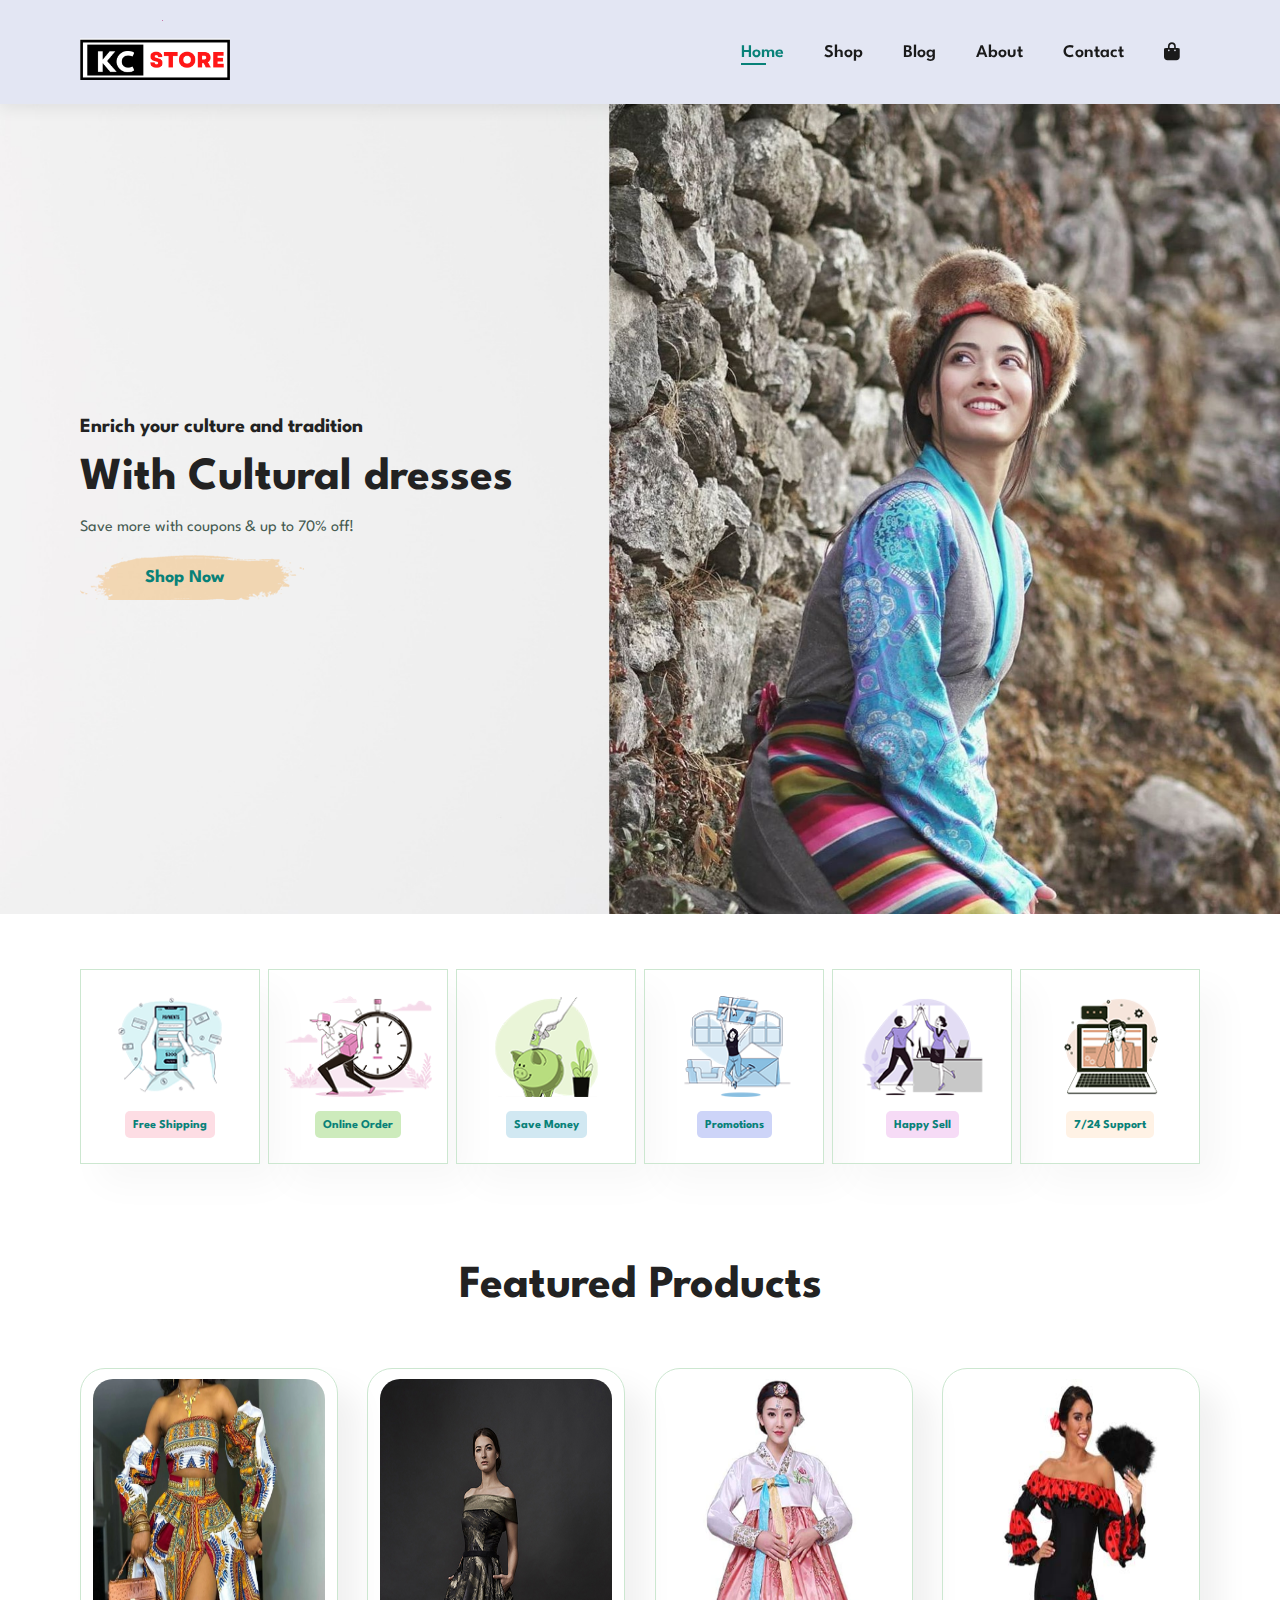
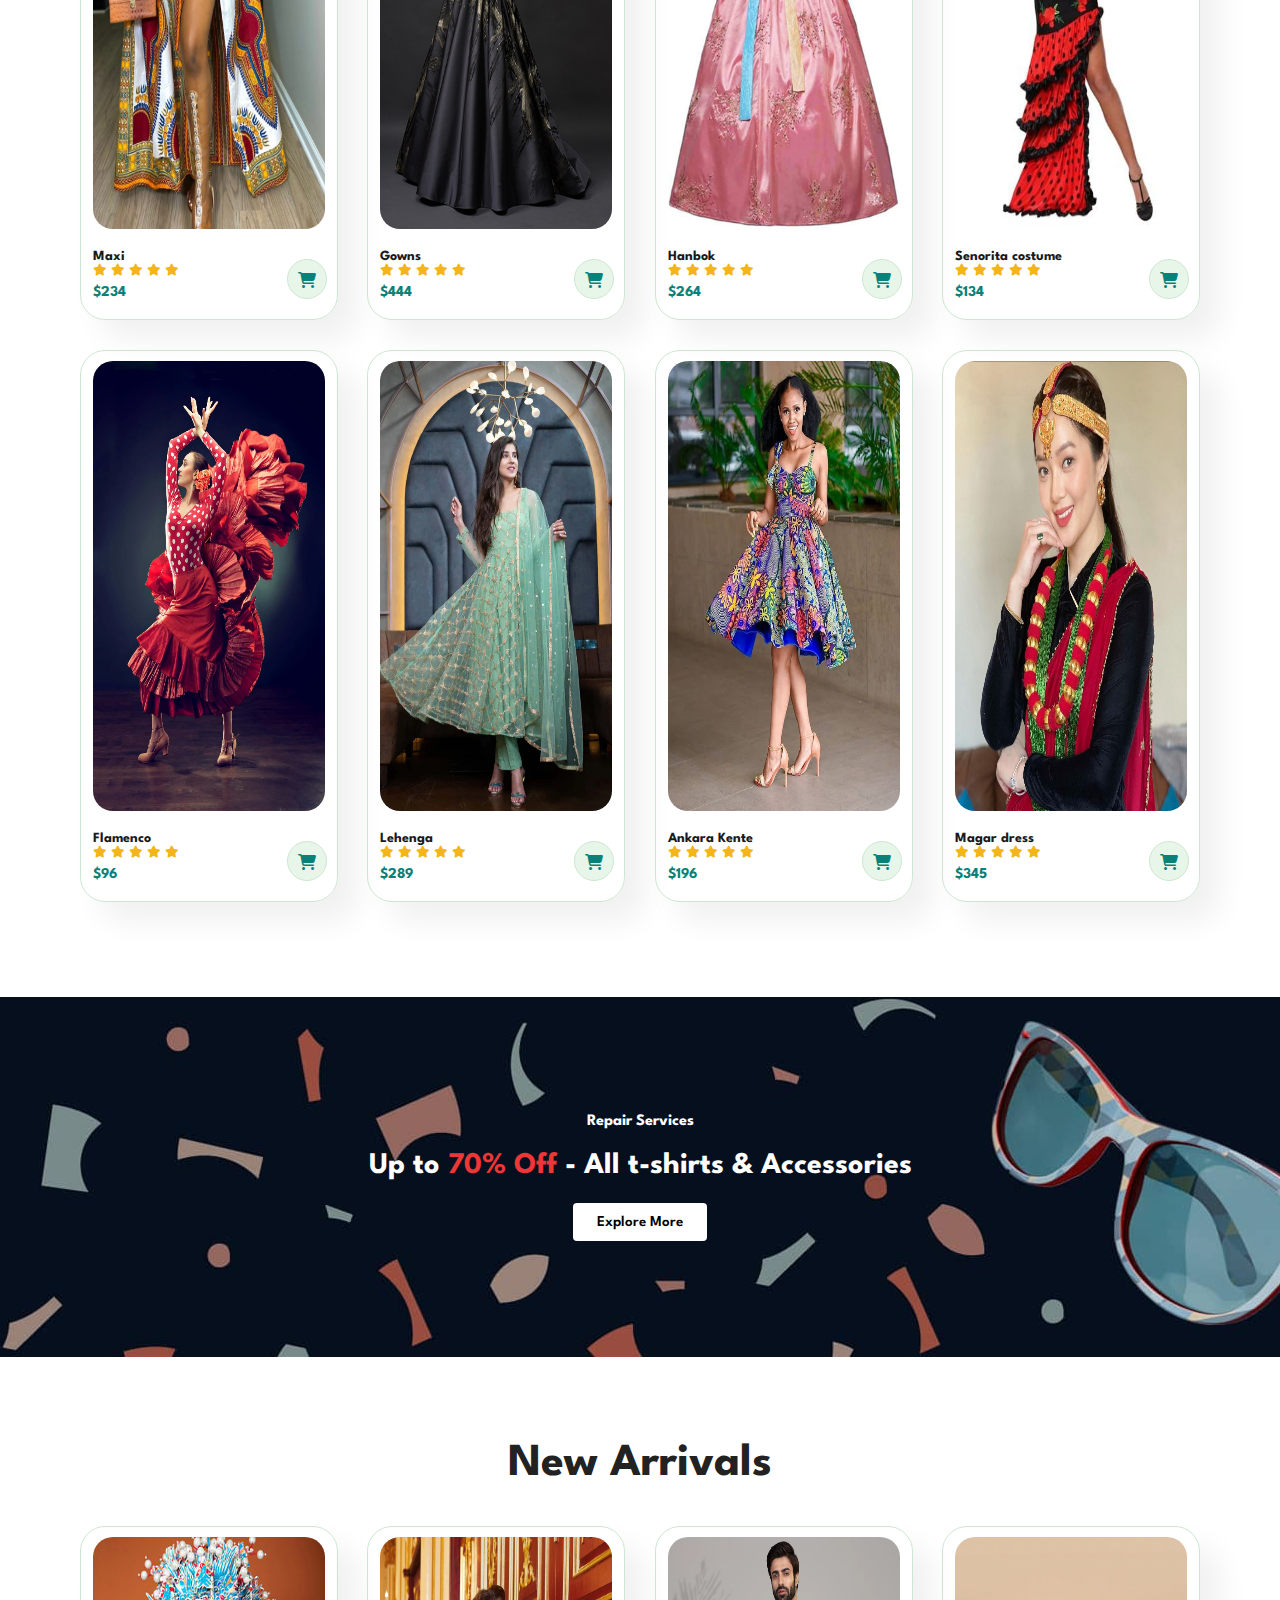
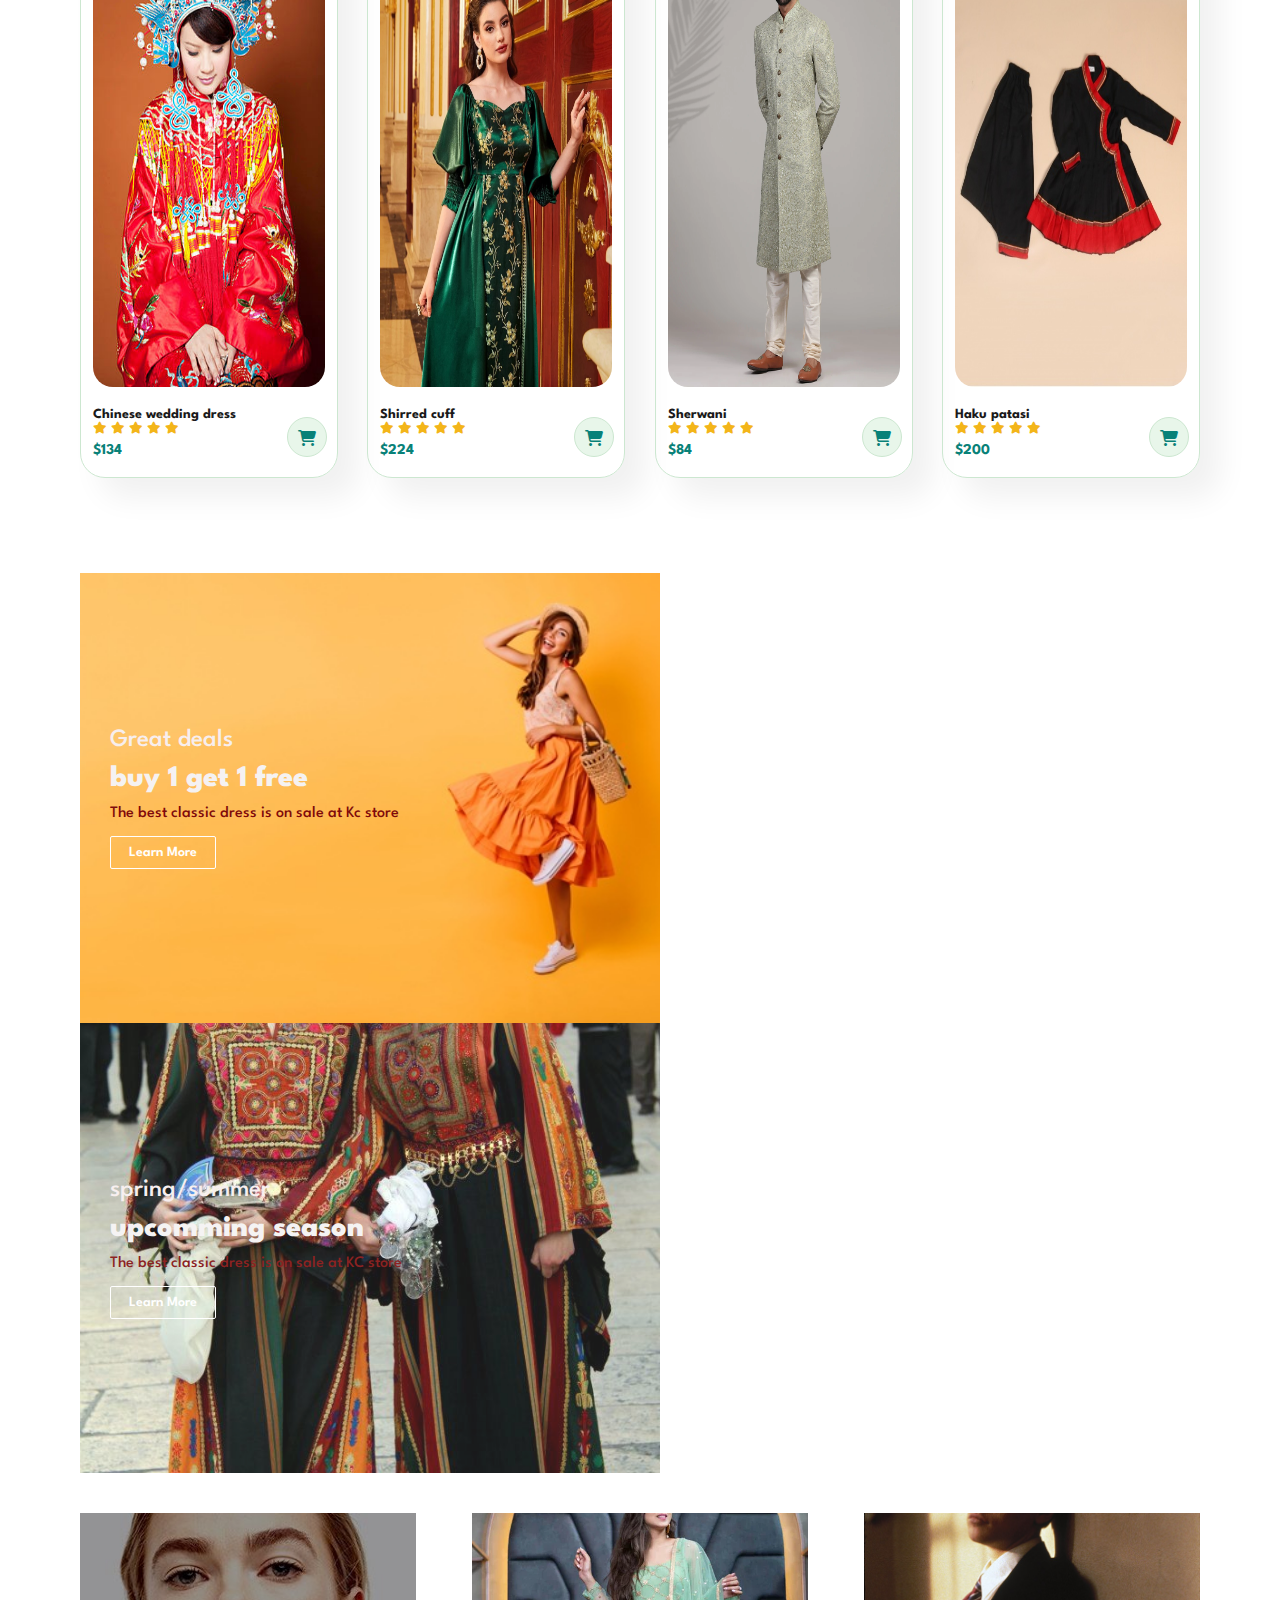
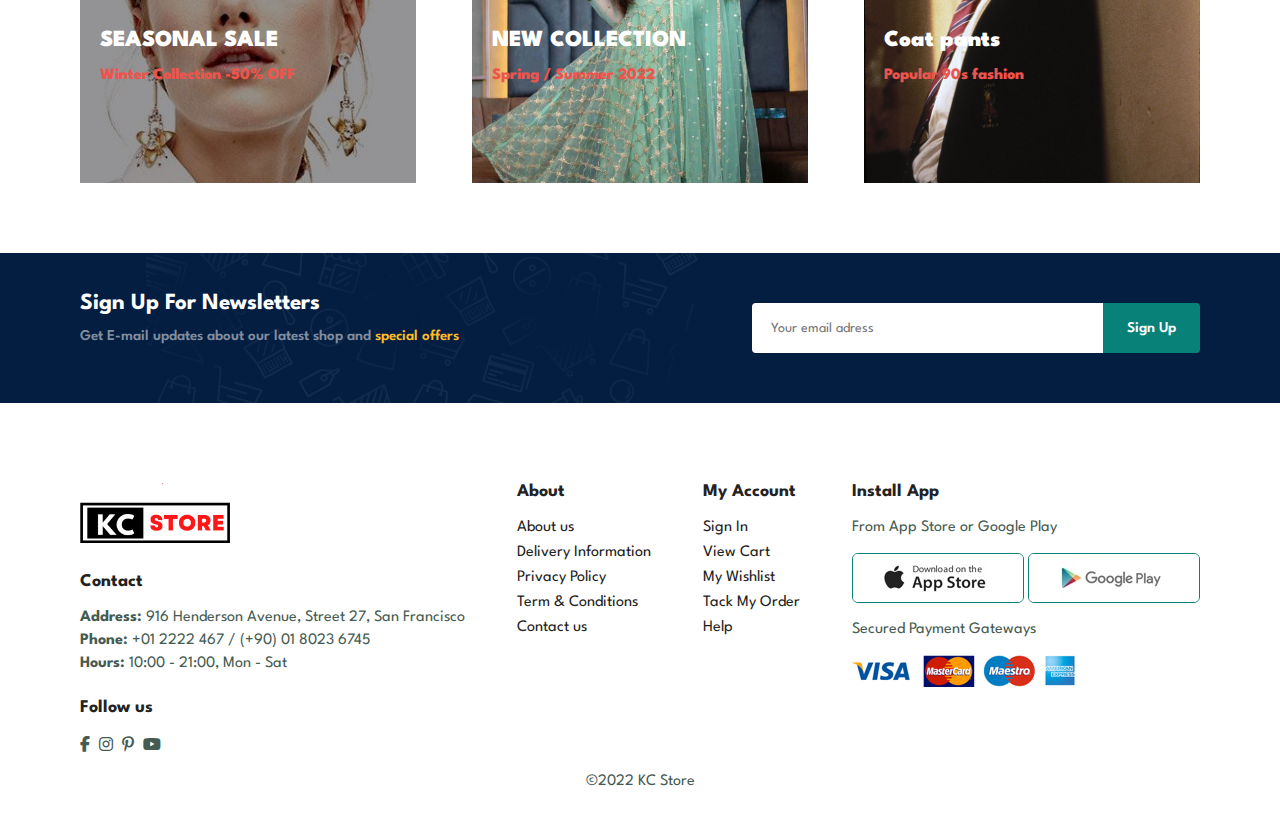
<file: index.html>
<!DOCTYPE html>
<html lang="en">

<head>
    <meta charset="UTF-8" />
    <meta http-equiv="X-UA-Compatible" content="IE=edge" />
    <meta name="viewport" content="width=device-width, initial-scale=1.0" />
    <title>Udaya KC Ecommerce website</title>
    <link rel="stylesheet" href="https://cdnjs.cloudflare.com/ajax/libs/font-awesome/6.2.0/css/all.min.css" />
    <link rel="stylesheet" href="style.css" />
</head>

<body>
    <section id="header">
        <a href="index.html"><img src="img/logo.png" alt="logo" class="logo" width="150" height="60" /></a>

        <div>
            <ul id="navbar">
                <li><a class="active" href="index.html">Home</a></li>
                <li><a href="shop.html">Shop</a></li>
                <li><a href="blog.html">Blog</a></li>
                <li><a href="about.html">About</a></li>
                <li><a href="contact.html">Contact</a></li>
                <li id="lg-bag">
                    <a href="cart.html"><i class="fa-solid fa-bag-shopping"></i></a>
                </li>
                <a href="#" id="close"><i class="fa-solid fa-xmark"></i></a>
            </ul>
        </div>
        <div id="mobile">
            <a href="cart.html"><i class="fa-solid fa-bag-shopping"></i></a>
            <i id="bar" class="fas fa-outdent"></i>
        </div>
    </section>

    <section id="hero">
        <h4>Enrich your culture and tradition</h4>
        <h2> With Cultural dresses</h2>
        <p>Save more with coupons & up to 70% off!</p>
        <button onclick="window.location.href='shop.html';">Shop Now</button>
    </section>

    <section id="feature" class="section-p1">
        <div class="fe-box">
            <img src="img/features/f1.png" alt="feature" />
            <h6>Free Shipping</h6>
        </div>
        <div class="fe-box">
            <img src="img/features/f2.png" alt="feature" />
            <h6>Online Order</h6>
        </div>
        <div class="fe-box">
            <img src="img/features/f3.png" alt="feature" />
            <h6>Save Money</h6>
        </div>
        <div class="fe-box">
            <img src="img/features/f4.png" alt="feature" />
            <h6>Promotions</h6>
        </div>
        <div class="fe-box">
            <img src="img/features/f5.png" alt="feature" />
            <h6>Happy Sell</h6>
        </div>
        <div class="fe-box">
            <img src="img/features/f6.png" alt="feature" />
            <h6>7/24 Support</h6>
        </div>
    </section>

    <section id="product1" class="section-p1">
        <h2>Featured Products</h2>
        <p></p>
        <div class="pro-container">
            <div class="pro" onclick="window.location.href='s-product.html';">
                <img src="img/Maxi.webp" alt="product" width="200" height="450" />
                <div class="des">
                    <h5>Maxi</h5>
                    <div class="star">
                        <i class="fas fa-star"></i>
                        <i class="fas fa-star"></i>
                        <i class="fas fa-star"></i>
                        <i class="fas fa-star"></i>
                        <i class="fas fa-star"></i>
                    </div>
                    <h4>$234</h4>
                </div>
                <a href="#"><i class="fa-solid fa-cart-shopping cart"></i></a>
            </div>
            <div class="pro" onclick="window.location.href='s-product.html';">
                <img src="img/Gowns.jpg" alt="product" width="200" height="450" />
                <div class="des">                  
                    <h5>Gowns</h5>
                    <div class="star">
                        <i class="fas fa-star"></i>
                        <i class="fas fa-star"></i>
                        <i class="fas fa-star"></i>
                        <i class="fas fa-star"></i>
                        <i class="fas fa-star"></i>
                    </div>
                    <h4>$444</h4>
                </div>
                <a href="#"><i class="fa-solid fa-cart-shopping cart"></i></a>
            </div>
            <div class="pro" onclick="window.location.href='s-product.html';">
                <img src="img/Hanbok.jpg" alt="product" width="200" height="450"/>
                <div class="des">
                    <h5>Hanbok</h5>
                    <div class="star">
                        <i class="fas fa-star"></i>
                        <i class="fas fa-star"></i>
                        <i class="fas fa-star"></i>
                        <i class="fas fa-star"></i>
                        <i class="fas fa-star"></i>
                    </div>
                    <h4>$264</h4>
                </div>
                <a href="#"><i class="fa-solid fa-cart-shopping cart"></i></a>
            </div>
            <div class="pro" onclick="window.location.href='s-product.html';">
                <img src="img/womens-spanish-senorita-costume.jpg" alt="product" width="200" height="450" />
                <div class="des">
                    <h5>Senorita costume</h5>
                    <div class="star">
                        <i class="fas fa-star"></i>
                        <i class="fas fa-star"></i>
                        <i class="fas fa-star"></i>
                        <i class="fas fa-star"></i>
                        <i class="fas fa-star"></i>
                    </div>
                    <h4>$134</h4>
                </div>
                <a href="#"><i class="fa-solid fa-cart-shopping cart"></i></a>
            </div>
            <div class="pro" onclick="window.location.href='s-product.html';">
                <img src="img/dancer.webp" alt="product" width="150" height="450"/>
                <div class="des">
                    <h5>Flamenco</h5>
                    <div class="star">
                        <i class="fas fa-star"></i>
                        <i class="fas fa-star"></i>
                        <i class="fas fa-star"></i>
                        <i class="fas fa-star"></i>
                        <i class="fas fa-star"></i>
                    </div>
                    <h4>$96</h4>
                </div>
                <a href="#"><i class="fa-solid fa-cart-shopping cart"></i></a>
            </div>
            <div class="pro" onclick="window.location.href='s-product.html';">
                <img src="img/lehenga2.webp" alt="product" width="200" height="450" />
                <div class="des">
                    <h5>Lehenga</h5>
                    <div class="star">
                        <i class="fas fa-star"></i>
                        <i class="fas fa-star"></i>
                        <i class="fas fa-star"></i>
                        <i class="fas fa-star"></i>
                        <i class="fas fa-star"></i>
                    </div>
                    <h4>$289</h4>
                </div>
                <a href="#"><i class="fa-solid fa-cart-shopping cart"></i></a>
            </div>
            <div class="pro" onclick="window.location.href='s-product.html';">
                <img src="img/Ankara kente.jfif" alt="product" width="200" height="450" />
                <div class="des">
                    <h5>Ankara Kente</h5>
                    <div class="star">
                        <i class="fas fa-star"></i>
                        <i class="fas fa-star"></i>
                        <i class="fas fa-star"></i>
                        <i class="fas fa-star"></i>
                        <i class="fas fa-star"></i>
                    </div>
                    <h4>$196</h4>
                </div>
                <a href="#"><i class="fa-solid fa-cart-shopping cart"></i></a>
            </div>
            <div class="pro" onclick="window.location.href='s-product.html';">
                <img src="img/Magar dress.jpg" alt="product" width="200" height="450" />
                <div class="des">
                    <h5>Magar dress</h5>
                    <div class="star">
                        <i class="fas fa-star"></i>
                        <i class="fas fa-star"></i>
                        <i class="fas fa-star"></i>
                        <i class="fas fa-star"></i>
                        <i class="fas fa-star"></i>
                    </div>
                    <h4>$345</h4>
                </div>
                <a href="#"><i class="fa-solid fa-cart-shopping cart"></i></a>
            </div>
        </div>
    </section>

    <section id="banner" class="section-m1">
        <h4>Repair Services</h4>
        <h2>Up to <span>70% Off</span> - All t-shirts & Accessories</h2>
        <button class="normal">Explore More</button>
    </section>

    <section id="product1" class="section-p1">
        <h2>New Arrivals</h2>
        <div class="pro-container">
            <div class="pro" onclick="window.location.href='s-product.html';">
                <img src="img/TraditionalChineseWeddingDress.jpg" alt="product" width="200" height="450"/>
                <div class="des">
                    <h5>Chinese wedding dress</h5>
                    <div class="star">
                        <i class="fas fa-star"></i>
                        <i class="fas fa-star"></i>
                        <i class="fas fa-star"></i>
                        <i class="fas fa-star"></i>
                        <i class="fas fa-star"></i>
                    </div>
                    <h4>$134</h4>
                </div>
                <a href="#"><i class="fa-solid fa-cart-shopping cart"></i></a>
            </div>
            <div class="pro" onclick="window.location.href='s-product.html';">
                <img src="img/Shirred cuff.webp" alt="product" width="200" height="450" />
                <div class="des">
                    <h5>Shirred cuff</h5>
                    <div class="star">
                        <i class="fas fa-star"></i>
                        <i class="fas fa-star"></i>
                        <i class="fas fa-star"></i>
                        <i class="fas fa-star"></i>
                        <i class="fas fa-star"></i>
                    </div>
                    <h4>$224</h4>
                </div>
                <a href="#"><i class="fa-solid fa-cart-shopping cart"></i></a>
            </div>
            <div class="pro" onclick="window.location.href='s-product.html';">
                <img src="img/sherwani.webp" alt="product" width="200" height="450" />
                <div class="des">
                 
                    <h5>Sherwani</h5>
                    <div class="star">
                        <i class="fas fa-star"></i>
                        <i class="fas fa-star"></i>
                        <i class="fas fa-star"></i>
                        <i class="fas fa-star"></i>
                        <i class="fas fa-star"></i>
                    </div>
                    <h4>$84</h4>
                </div>
                <a href="#"><i class="fa-solid fa-cart-shopping cart"></i></a>
            </div>
            <div class="pro" onclick="window.location.href='s-product.html';">
                <img src="img/haku patasi.jpg" alt="product" width="200" height="450"/>
                <div class="des">
                    <h5>Haku patasi</h5>
                    <div class="star">
                        <i class="fas fa-star"></i>
                        <i class="fas fa-star"></i>
                        <i class="fas fa-star"></i>
                        <i class="fas fa-star"></i>
                        <i class="fas fa-star"></i>
                    </div>
                    <h4>$200</h4>
                </div>
                <a href="#"><i class="fa-solid fa-cart-shopping cart"></i></a>
           
               

              
        </div>
    </section>

    <section id="sm-banner" class="section-p1">
        <div class="banner-box">
            <h4>Great deals</h4>
            <h2>buy 1 get 1 free</h2>
            <span>The best classic dress is on sale at Kc store</span>
            <button class="white">Learn More</button>
        </div>
        <div class="banner-box banner-box2">
            <h4>spring/summer</h4>
            <h2>upcomming season</h2>
            <span>The best classic dress is on sale at KC store</span>
            <button class="white">Learn More</button>
        </div>
    </section>

    <section id="banner3">
        <div class="banner-box">
            <h2>SEASONAL SALE</h2>
            <h3>Winter Collection -50% OFF</h3>
        </div>
        <div class="banner-box banner-box2">
            <h2>NEW COLLECTION</h2>
            <h3>Spring / Summer 2022</h3>
        </div>
        <div class="banner-box banner-box3">
            <h2>Coat pants</h2>
            <h3>Popular 90s fashion</h3>
        </div>
    </section>

    <section id="newsletter" class="section-p1 section-m1">
        <div class="newstext">
            <h4>Sign Up For Newsletters</h4>
            <p>
                Get E-mail updates about our latest shop and
                <span>special offers</span>
            </p>
        </div>
        <div class="form">
            <input type="text" placeholder="Your email adress" />
            <button class="normal">Sign Up</button>
        </div>
    </section>

    <footer class="section-p1">
        <div class="col">
            <img class="logo" src="img/logo.png" alt="logo" width="150" height="60"/>
            <h4>Contact</h4>
            <p>
                <strong>Address:</strong> 916 Henderson Avenue, Street 27, San Francisco
            </p>
            <p><strong>Phone:</strong> +01 2222 467 / (+90) 01 8023 6745</p>
            <p><strong>Hours:</strong> 10:00 - 21:00, Mon - Sat</p>
            <div class="follow">
                <h4>Follow us</h4>
                <div class="icon">
                    <i class="fab fa-facebook-f"></i>
                    <i class="fab fa-instagram"></i>
                    <i class="fab fa-pinterest-p"></i>
                    <i class="fab fa-youtube"></i>
                </div>
            </div>
        </div>
        <div class="col">
            <h4>About</h4>
            <a href="#">About us</a>
            <a href="#">Delivery Information</a>
            <a href="#">Privacy Policy</a>
            <a href="#">Term & Conditions</a>
            <a href="#">Contact us</a>
        </div>
        <div class="col">
            <h4>My Account</h4>
            <a href="#">Sign In</a>
            <a href="#">View Cart</a>
            <a href="#">My Wishlist</a>
            <a href="#">Tack My Order</a>
            <a href="#">Help</a>
        </div>
        <div class="col install">
            <h4>Install App</h4>
            <p>From App Store or Google Play</p>
            <div class="row">
                <img src="img/pay/app.jpg" alt="app store" />
                <img src="img/pay/play.jpg" alt="google play" />
            </div>
            <p>Secured Payment Gateways</p>
            <img src="img/pay/pay.png" alt="pay" />
        </div>

        <div class="copyright">
            <p>©2022 KC Store</p>
        </div>
    </footer>

    <script src="script.js"></script>
</body>

</html>
</file>
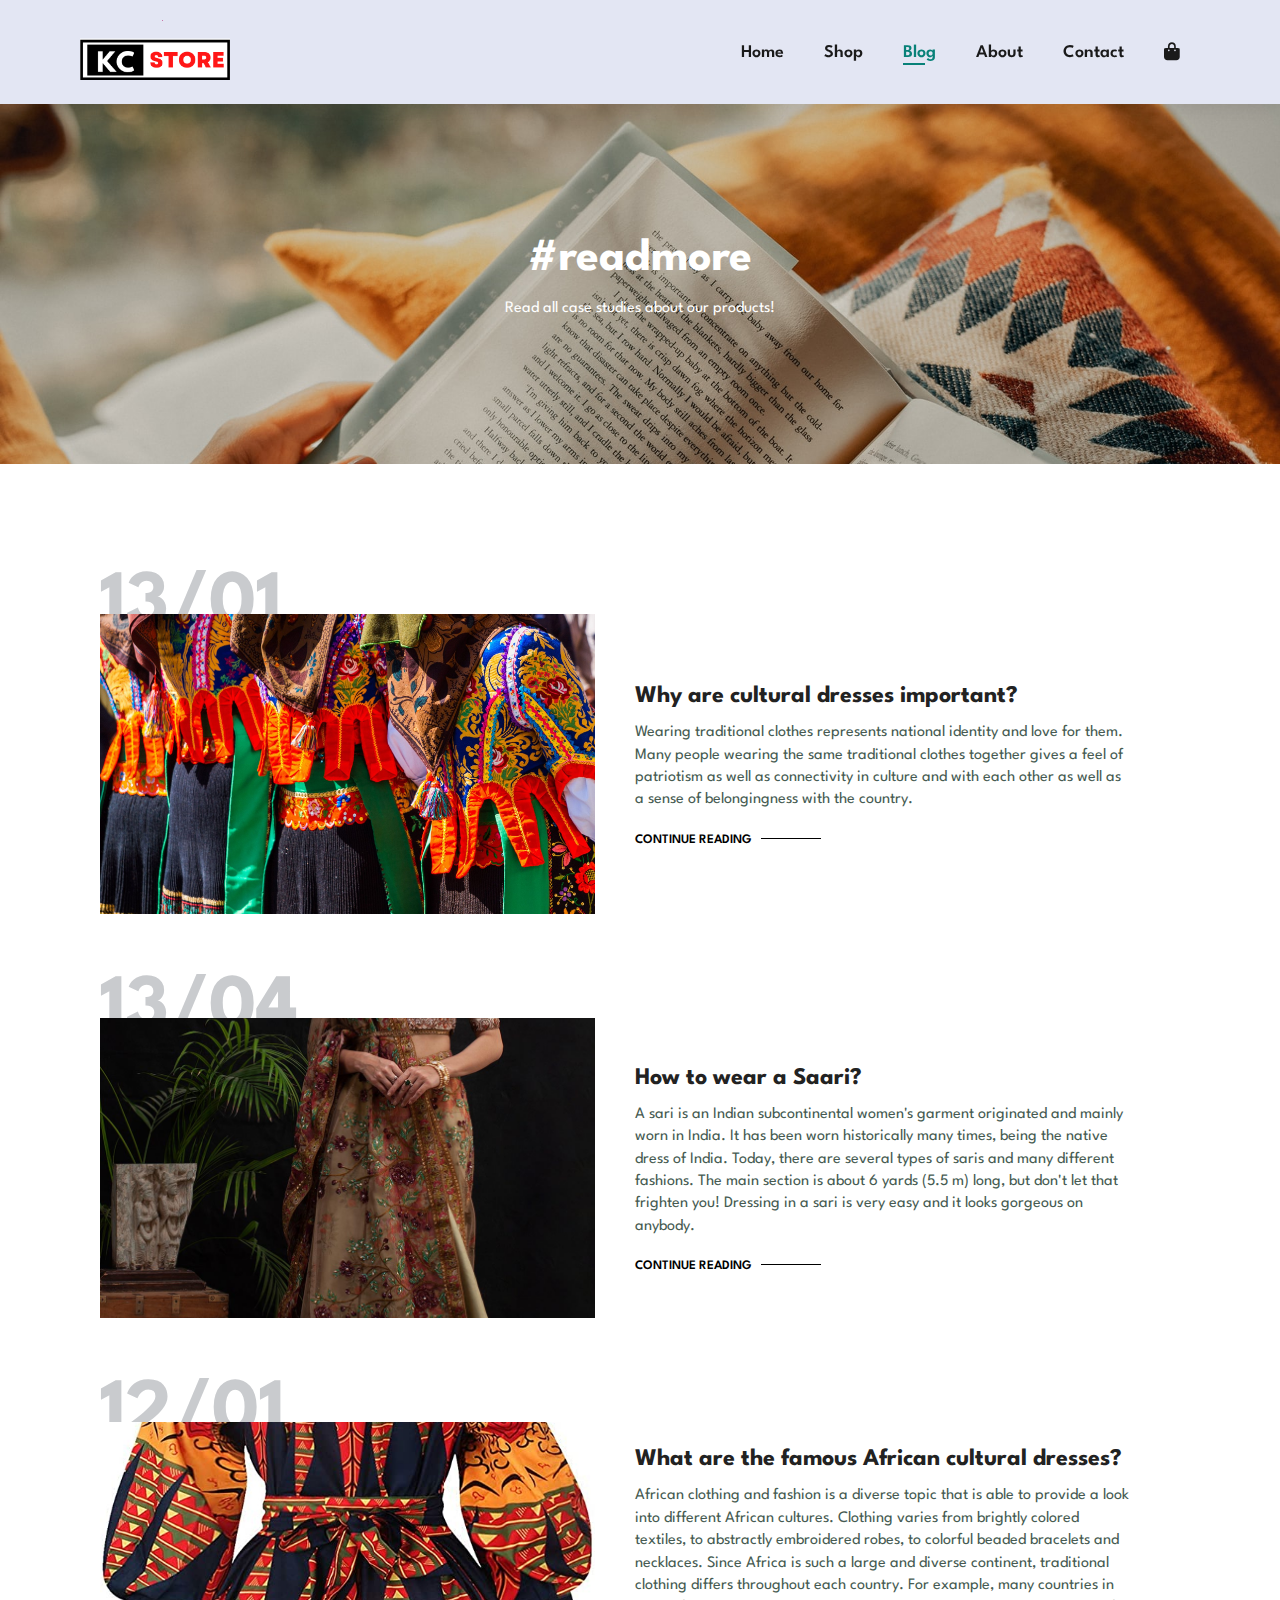
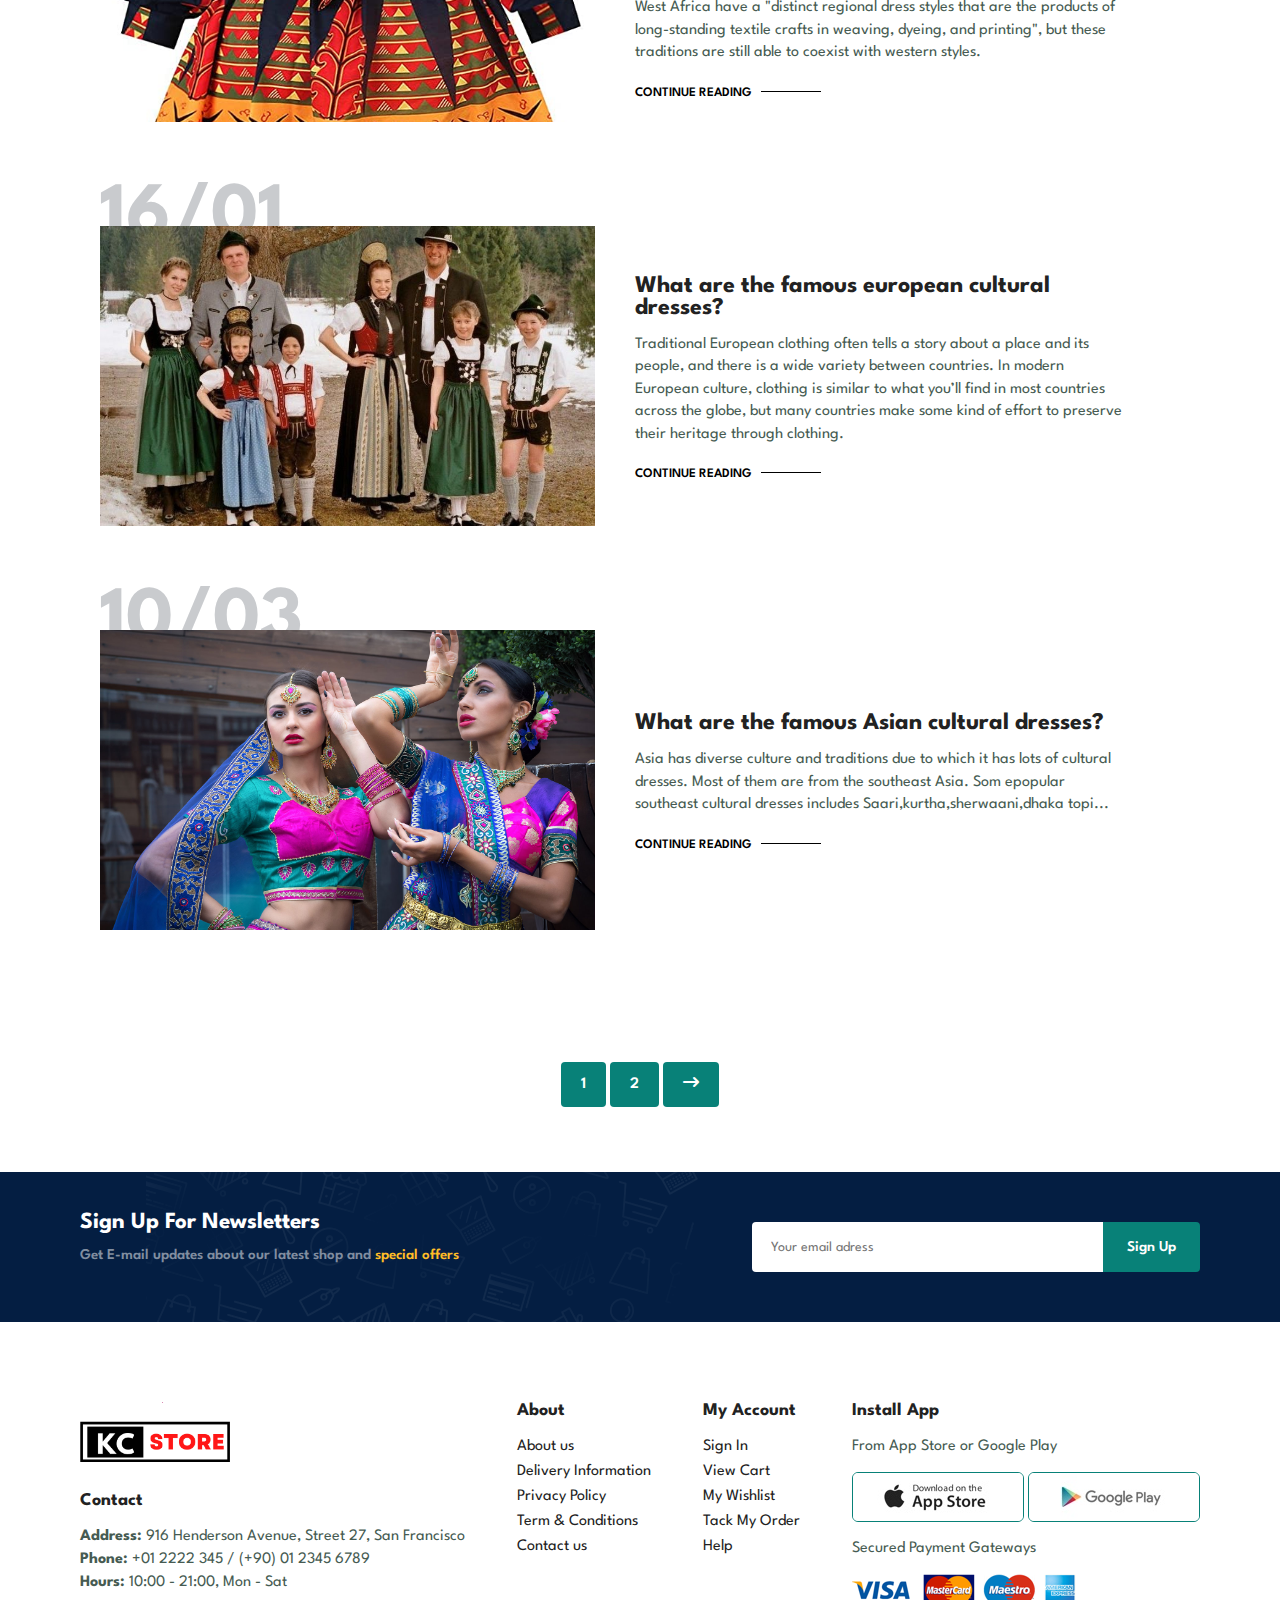
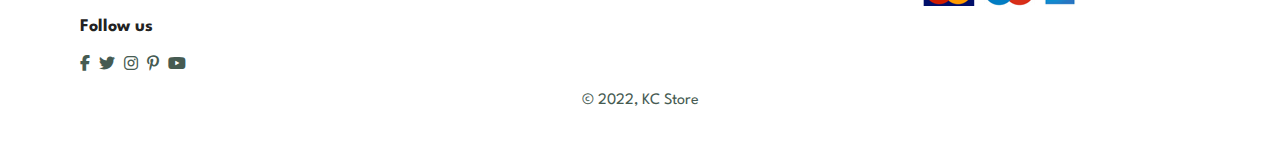
<file: blog.html>
<!DOCTYPE html>
<html lang="en">

<head>
    <meta charset="UTF-8" />
    <meta http-equiv="X-UA-Compatible" content="IE=edge" />
    <meta name="viewport" content="width=device-width, initial-scale=1.0" />
    <title>Udaya KC Ecommerce website</title>
    <link rel="stylesheet" href="https://cdnjs.cloudflare.com/ajax/libs/font-awesome/6.2.0/css/all.min.css" />
    <link rel="stylesheet" href="style.css" />
</head>

<body>
    <section id="header">
        <a href="index.html"><img src="img/logo.png" alt="logo" class="logo" width="150" height="60"/></a>
        <div>
            <ul id="navbar">
                <li><a href="index.html">Home</a></li>
                <li><a href="shop.html">Shop</a></li>
                <li><a href="blog.html" class="active">Blog</a></li>
                <li><a href="about.html">About</a></li>
                <li><a href="contact.html">Contact</a></li>
                <li id="lg-bag">
                    <a href="cart.html"><i class="fa-solid fa-bag-shopping"></i></a>
                </li>
                <a href="#" id="close"><i class="fa-solid fa-xmark"></i></a>
            </ul>
        </div>
        <div id="mobile">
            <a href="cart.html"><i class="fa-solid fa-bag-shopping"></i></a>
            <i id="bar" class="fas fa-outdent"></i>
        </div>
    </section>

    <section id="page-header" class="blog-header">
        <h2>#readmore</h2>
        <p>Read all case studies about our products!</p>
    </section>

    <section id="blog">
        <div class="blog-box">
            <div class="blog-img">
                <img src="img/CulturalDresses.jpg" alt="blog" height="80"/>
            </div>
            <div class="blog-details">
                <h4>Why are cultural dresses important?</h4>
                <p>
                    Wearing traditional clothes represents national identity and love for them. Many people wearing the same traditional clothes together gives a feel of patriotism as well as connectivity in culture and with each other as well as a sense of belongingness with the country.
                </p>
                <a href="#">CONTINUE READING</a>
            </div>
            <h1>13/01</h1>
        </div>
        <div class="blog-box">
            <div class="blog-img">
                <img src="img/saari2.jpeg" alt="blog" />
            </div>
            <div class="blog-details">
                <h4>How to wear a Saari?</h4>
                <p>
                    A sari is an Indian subcontinental women's garment originated and mainly worn in India. It has been worn historically many times, being the native dress of India. Today, there are several types of saris and many different fashions. The main section is about 6 yards (5.5 m) long, but don't let that frighten you! Dressing in a sari is very easy and it looks gorgeous on anybody.
                </p>
                <a href="#">CONTINUE READING</a>
            </div>
            <h1>13/04</h1>
        </div>
        <div class="blog-box">
            <div class="blog-img">
                <img src="img/africanculture.jpg" alt="blog" />
            </div>
            <div class="blog-details">
                <h4>What are the famous African cultural dresses?</h4>
                <p>
                    African clothing and fashion is a diverse topic that is able to provide a look into different African cultures. Clothing varies from brightly colored textiles, to abstractly embroidered robes, to colorful beaded bracelets and necklaces. Since Africa is such a large and diverse continent, traditional clothing differs throughout each country. For example, many countries in West Africa have a "distinct regional dress styles that are the products of long-standing textile crafts in weaving, dyeing, and printing", but these traditions are still able to coexist with western styles.
                </p>
                <a href="#">CONTINUE READING</a>
            </div>
            <h1>12/01</h1>
        </div>
        <div class="blog-box">
            <div class="blog-img">
                <img src="img/europeancultuer.jpg" alt="blog" />
            </div>
            <div class="blog-details">
                <h4>What are the famous european cultural dresses?</h4>
                <p>
                    Traditional European clothing often tells a story about a place and its people, and there is a wide variety between countries.

                    In modern European culture, clothing is similar to what you’ll find in most countries across the globe, but many countries make some kind of effort to preserve their heritage through clothing.
                </p>
                <a href="#">CONTINUE READING</a>
            </div>
            <h1>16/01</h1>
        </div>
        <div class="blog-box">
            <div class="blog-img">
                <img src="img/asian.jpg" alt="blog" />
            </div>
            <div class="blog-details">
                <h4>What are the famous Asian cultural dresses?</h4>
                <p>
                     Asia has diverse culture and traditions due to which it has lots of cultural dresses. Most of them are from the southeast Asia.
                    Som epopular southeast cultural dresses includes Saari,kurtha,sherwaani,dhaka topi...
                </p>
                <a href="#">CONTINUE READING</a>
            </div>
            <h1>10/03</h1>
        </div>
    </section>

    <section id="pagination" class="section-p1">
        <a href="#">1</a>
        <a href="#">2</a>
        <a href="#"><i class="fa-solid fa-arrow-right-long"></i></a>
    </section>

    <section id="newsletter" class="section-p1 section-m1">
        <div class="newstext">
            <h4>Sign Up For Newsletters</h4>
            <p>
                Get E-mail updates about our latest shop and
                <span>special offers</span>
            </p>
        </div>
        <div class="form">
            <input type="text" placeholder="Your email adress" />
            <button class="normal">Sign Up</button>
        </div>
    </section>

    <footer class="section-p1">
        <div class="col">
            <img class="logo" src="img/logo.png" alt="logo" width="150" height="60" />
            <h4>Contact</h4>
            <p>
                <strong>Address:</strong> 916 Henderson Avenue, Street 27, San Francisco
            </p>
            <p><strong>Phone:</strong> +01 2222 345 / (+90) 01 2345 6789</p>
            <p><strong>Hours:</strong> 10:00 - 21:00, Mon - Sat</p>
            <div class="follow">
                <h4>Follow us</h4>
                <div class="icon">
                    <i class="fab fa-facebook-f"></i>
                    <i class="fab fa-twitter"></i>
                    <i class="fab fa-instagram"></i>
                    <i class="fab fa-pinterest-p"></i>
                    <i class="fab fa-youtube"></i>
                </div>
            </div>
        </div>
        <div class="col">
            <h4>About</h4>
            <a href="#">About us</a>
            <a href="#">Delivery Information</a>
            <a href="#">Privacy Policy</a>
            <a href="#">Term & Conditions</a>
            <a href="#">Contact us</a>
        </div>
        <div class="col">
            <h4>My Account</h4>
            <a href="#">Sign In</a>
            <a href="#">View Cart</a>
            <a href="#">My Wishlist</a>
            <a href="#">Tack My Order</a>
            <a href="#">Help</a>
        </div>
        <div class="col install">
            <h4>Install App</h4>
            <p>From App Store or Google Play</p>
            <div class="row">
                <img src="img/pay/app.jpg" alt="app store" />
                <img src="img/pay/play.jpg" alt="google play" />
            </div>
            <p>Secured Payment Gateways</p>
            <img src="img/pay/pay.png" alt="pay" />
        </div>

        <div class="copyright">
            <p>© 2022, KC Store</p>
        </div>
    </footer>

    <script src="script.js"></script>
</body>

</html>
</file>
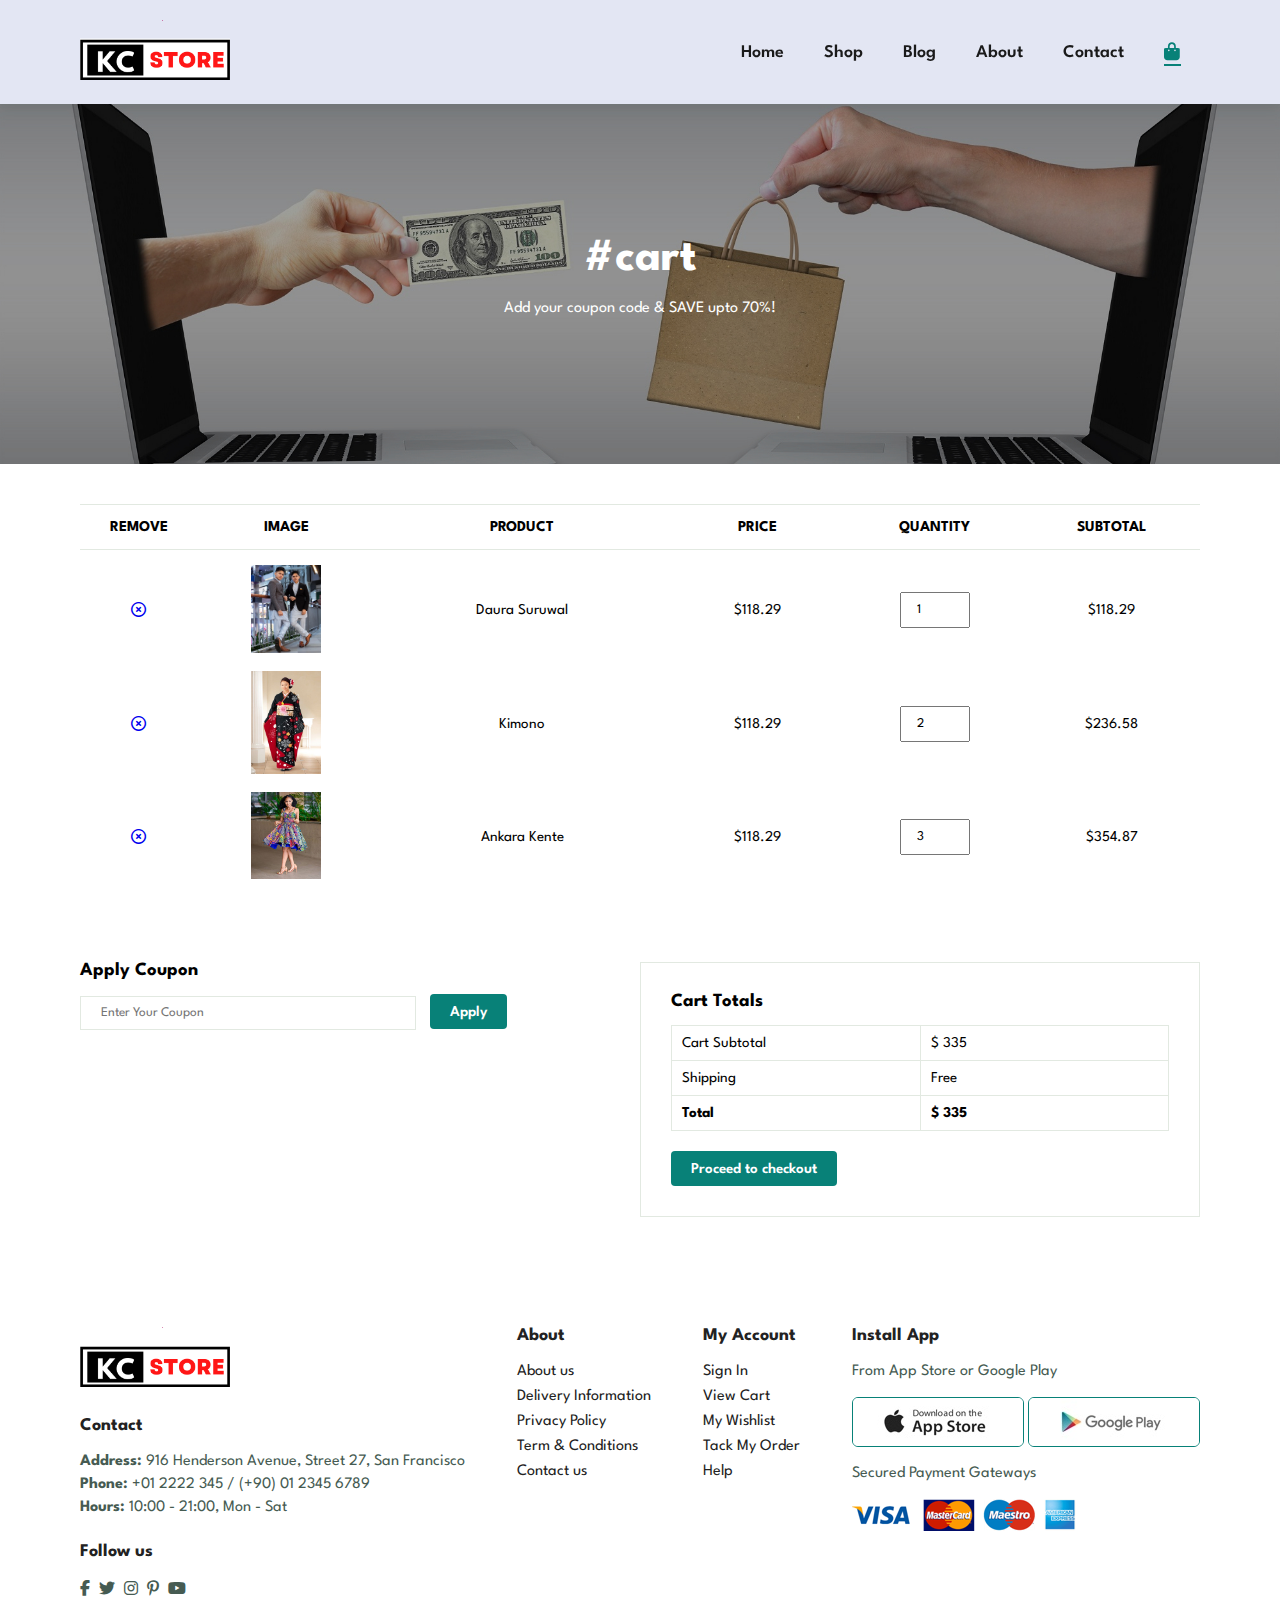
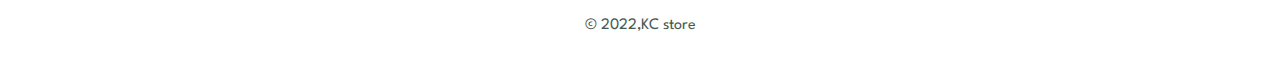
<file: cart.html>
<!DOCTYPE html>
<html lang="en">

<head>
    <meta charset="UTF-8" />
    <meta http-equiv="X-UA-Compatible" content="IE=edge" />
    <meta name="viewport" content="width=device-width, initial-scale=1.0" />
    <title>Udaya KC Ecommerce website</title>
    <link rel="stylesheet" href="https://cdnjs.cloudflare.com/ajax/libs/font-awesome/6.2.0/css/all.min.css" />
    <link rel="stylesheet" href="style.css" />
</head>

<body>
    <section id="header">
        <a href="index.html"><img src="img/logo.png" alt="logo" class="logo" width="150" height="60"/></a>
        <div>
            <ul id="navbar">
                <li><a href="index.html">Home</a></li>
                <li><a href="shop.html">Shop</a></li>
                <li><a href="blog.html">Blog</a></li>
                <li><a href="about.html">About</a></li>
                <li><a href="contact.html">Contact</a></li>
                <li id="lg-bag">
                    <a href="cart.html" class="active"><i class="fa-solid fa-bag-shopping"></i
            ></a>
                </li>
                <a href="#" id="close"><i class="fa-solid fa-xmark"></i></a>
            </ul>
        </div>
        <div id="mobile">
            <a href="cart.html"><i class="fa-solid fa-bag-shopping"></i></a>
            <i id="bar" class="fas fa-outdent"></i>
        </div>
    </section>

    <section id="page-header" class="cart-header">
        <h2>#cart</h2>
        <p>Add your coupon code & SAVE upto 70%!</p>
    </section>

    <section id="cart" class="section-p1">
        <table width="100%">
            <thead>
                <tr>
                    <td>REMOVE</td>
                    <td>IMAGE</td>
                    <td>PRODUCT</td>
                    <td>PRICE</td>
                    <td>QUANTITY</td>
                    <td>SUBTOTAL</td>
                </tr>
            </thead>
            <tbody>
                <tr>
                    <td>
                        <a href="#"><i class="far fa-times-circle"></i></a>
                    </td>
                    <td>
                        <img src="img/Daura suruwal.jpg" alt="product" />
                    </td>
                    <td>Daura Suruwal</td>
                    <td>$118.29</td>
                    <td><input type="number" value="1" /></td>
                    <td>$118.29</td>
                </tr>
                <tr>
                    <td>
                        <a href="#"><i class="far fa-times-circle"></i></a>
                    </td>
                    <td>
                        <img src="img/kimono-feature.jpg" alt="product" />
                    </td>
                    <td>Kimono</td>
                    <td>$118.29</td>
                    <td><input type="number" value="2" /></td>
                    <td>$236.58</td>
                </tr>
                <tr>
                    <td>
                        <a href="#"><i class="far fa-times-circle"></i></a>
                    </td>
                    <td>
                        <img src="img/Ankara kente.jfif" alt="product" />
                    </td>
                    <td>Ankara Kente</td>
                    <td>$118.29</td>
                    <td><input type="number" value="3" /></td>
                    <td>$354.87</td>
                </tr>
            </tbody>
        </table>
    </section>

    <section id="cart-add" class="section-p1">
        <div id="coupon">
            <h3>Apply Coupon</h3>
            <div>
                <input type="text" placeholder="Enter Your Coupon" />
                <button class="normal">Apply</button>
            </div>
        </div>

        <div id="subtotal">
            <h3>Cart Totals</h3>
            <table>
                <tr>
                    <td>Cart Subtotal</td>
                    <td>$ 335</td>
                </tr>
                <tr>
                    <td>Shipping</td>
                    <td>Free</td>
                </tr>
                <tr>
                    <td>
                        <strong>Total</strong>
                    </td>
                    <td>
                        <strong>$ 335</strong>
                    </td>
                </tr>
            </table>
            <button class="normal">Proceed to checkout</button>
        </div>
    </section>

    <footer class="section-p1">
        <div class="col">
            <img class="logo" src="img/logo.png" alt="logo" width="150" height="60"/>
            <h4>Contact</h4>
            <p>
                <strong>Address:</strong> 916 Henderson Avenue, Street 27, San Francisco
            </p>
            <p><strong>Phone:</strong> +01 2222 345 / (+90) 01 2345 6789</p>
            <p><strong>Hours:</strong> 10:00 - 21:00, Mon - Sat</p>
            <div class="follow">
                <h4>Follow us</h4>
                <div class="icon">
                    <i class="fab fa-facebook-f"></i>
                    <i class="fab fa-twitter"></i>
                    <i class="fab fa-instagram"></i>
                    <i class="fab fa-pinterest-p"></i>
                    <i class="fab fa-youtube"></i>
                </div>
            </div>
        </div>
        <div class="col">
            <h4>About</h4>
            <a href="#">About us</a>
            <a href="#">Delivery Information</a>
            <a href="#">Privacy Policy</a>
            <a href="#">Term & Conditions</a>
            <a href="#">Contact us</a>
        </div>
        <div class="col">
            <h4>My Account</h4>
            <a href="#">Sign In</a>
            <a href="#">View Cart</a>
            <a href="#">My Wishlist</a>
            <a href="#">Tack My Order</a>
            <a href="#">Help</a>
        </div>
        <div class="col install">
            <h4>Install App</h4>
            <p>From App Store or Google Play</p>
            <div class="row">
                <img src="img/pay/app.jpg" alt="app store" />
                <img src="img/pay/play.jpg" alt="google play" />
            </div>
            <p>Secured Payment Gateways</p>
            <img src="img/pay/pay.png" alt="pay" />
        </div>

        <div class="copyright">
            <p>© 2022,KC store</p>
        </div>
    </footer>
    <script src="script.js"></script>
</body>

</html>
</file>
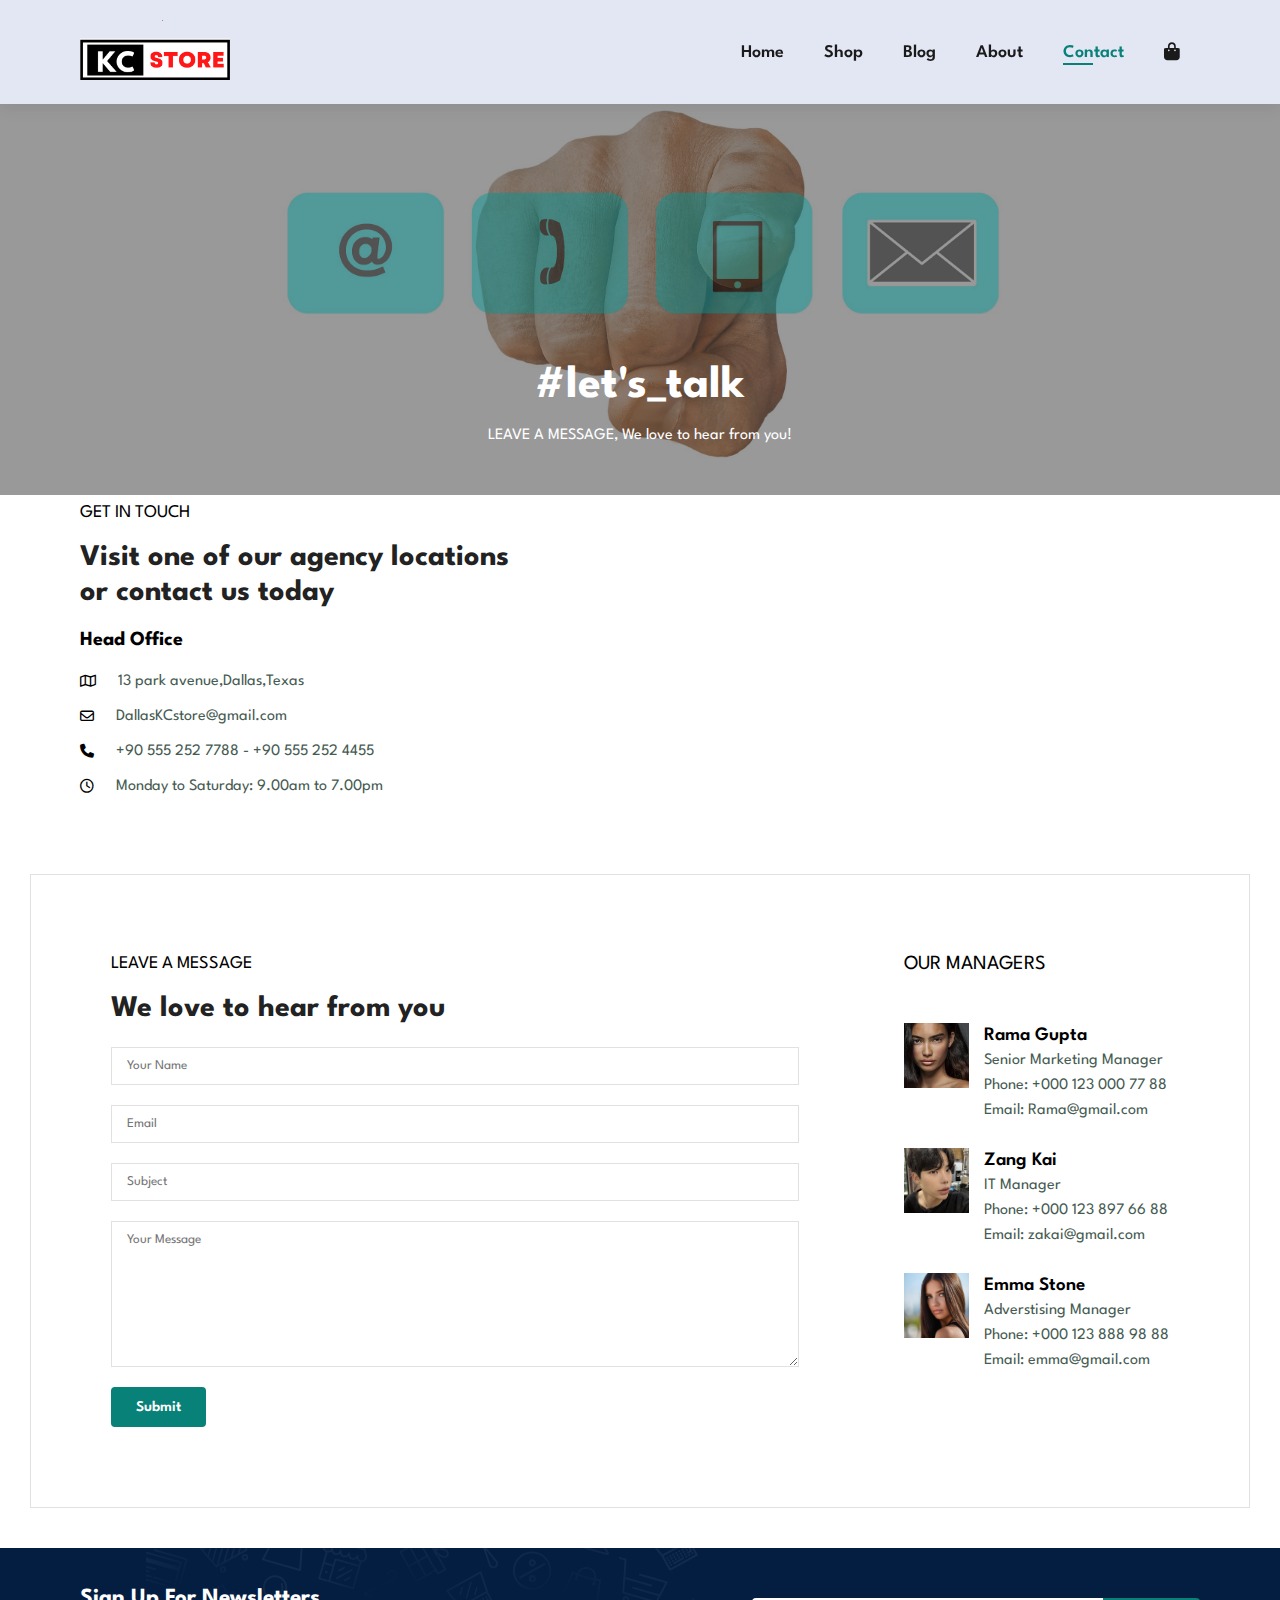
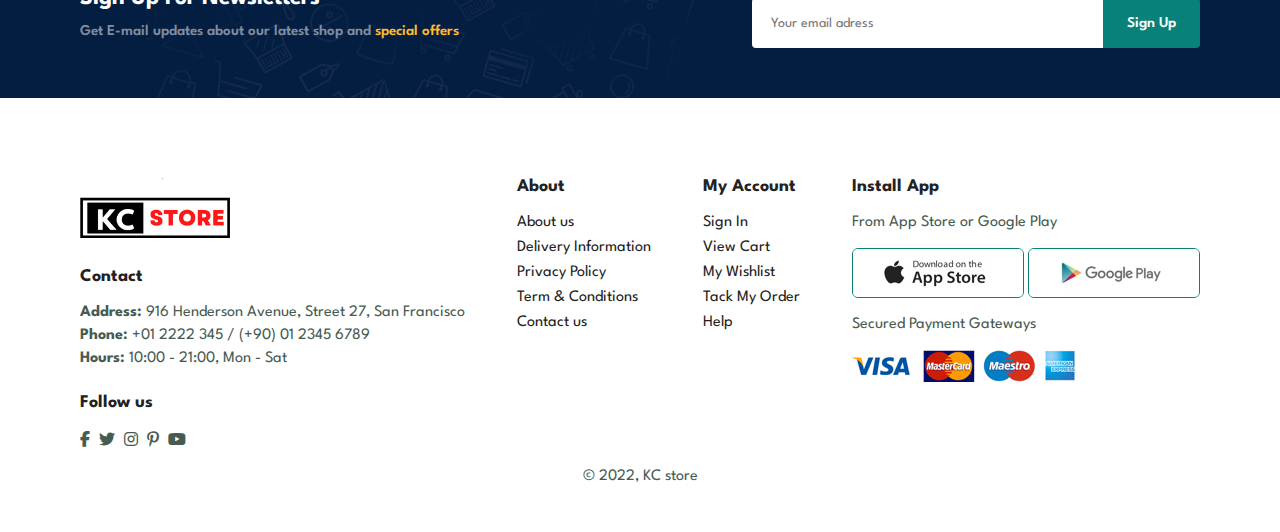
<file: contact.html>
<!DOCTYPE html>
<html lang="en">

<head>
    <meta charset="UTF-8" />
    <meta http-equiv="X-UA-Compatible" content="IE=edge" />
    <meta name="viewport" content="width=device-width, initial-scale=1.0" />
    <title>Udaya KC Ecommerce website</title>
    <link rel="stylesheet" href="https://cdnjs.cloudflare.com/ajax/libs/font-awesome/6.2.0/css/all.min.css" />
    <link rel="stylesheet" href="style.css" />
</head>

<body>
    <section id="header">
        <a href="index.html"><img src="img/logo.png" alt="logo" class="logo" width="150" height="60"/></a>
        <div>
            <ul id="navbar">
                <li><a href="index.html">Home</a></li>
                <li><a href="shop.html">Shop</a></li>
                <li><a href="blog.html">Blog</a></li>
                <li><a href="about.html">About</a></li>
                <li><a href="contact.html" class="active">Contact</a></li>
                <li id="lg-bag">
                    <a href="cart.html"><i class="fa-solid fa-bag-shopping"></i></a>
                </li>
                <a href="#" id="close"><i class="fa-solid fa-xmark"></i></a>
            </ul>
        </div>
        <div id="mobile">
            <a href="cart.html"><i class="fa-solid fa-bag-shopping"></i></a>
            <i id="bar" class="fas fa-outdent"></i>
        </div>
    </section>

    <section id="page-header" class="contact-header">
        <h2>#let's_talk</h2>
        <p>LEAVE A MESSAGE, We love to hear from you!</p>
    </section>
    <section id="filter"></section>

    <section id="contact-details" class="section-p1">
        <div class="details">
            <span>GET IN TOUCH</span>
            <h2>Visit one of our agency locations or contact us today</h2>
            <h3>Head Office</h3>
            <div>
                <li>
                    <i class="fa-regular fa-map"></i>
                    <p> 13 park avenue,Dallas,Texas</p>
                </li>
                <li>
                    <i class="fa-regular fa-envelope"></i>
                    <p>DallasKCstore@gmail.com</p>
                </li>
                <li>
                    <i class="fa-solid fa-phone"></i>
                    <p>+90 555 252 7788 - +90 555 252 4455</p>
                </li>
                <li>
                    <i class="fa-regular fa-clock"></i>
                    <p>Monday to Saturday: 9.00am to 7.00pm</p>
                </li>
            </div>
        </div>

       
    </section>

    <section id="form-details">
        <form action="">
            <span>LEAVE A MESSAGE</span>
            <h2>We love to hear from you</h2>
            <input type="text" placeholder="Your Name" />
            <input type="text" placeholder="Email" />
            <input type="text" placeholder="Subject" />
            <textarea name="" id="" cols="30" rows="10" placeholder="Your Message"></textarea>
            <button class="normal">Submit</button>
        </form>

        <div class="people">
            <span class="managers">OUR MANAGERS</span>
            <div>
                <img src="img\Rama Gupta.jpg" alt="members" />
                <p>
                    <span>Rama Gupta</span> Senior Marketing Manager <br /> Phone: +000 123 000 77 88 <br /> Email: Rama@gmail.com
                </p>
            </div>
            <div>
                <img src="img/zang..jpg" alt="members" />
                <p>
                    <span>Zang Kai</span> IT Manager <br /> Phone: +000 123 897 66 88 <br /> Email: zakai@gmail.com
                </p>
            </div>
            <div>
                <img src="img/latina.jfif" alt="members" />
                <p>
                    <span>Emma Stone</span> Adverstising Manager <br /> Phone: +000 123 888 98 88 <br /> Email: emma@gmail.com
                </p>
            </div>
        </div>
    </section>

    <section id="newsletter" class="section-p1 section-m1">
        <div class="newstext">
            <h4>Sign Up For Newsletters</h4>
            <p>
                Get E-mail updates about our latest shop and
                <span>special offers</span>
            </p>
        </div>
        <div class="form">
            <input type="text" placeholder="Your email adress" />
            <button class="normal">Sign Up</button>
        </div>
    </section>

    <footer class="section-p1">
        <div class="col">
            <img class="logo" src="img/logo.png" alt="logo" width="150" height="60"/>
            <h4>Contact</h4>
            <p>
                <strong>Address:</strong> 916 Henderson Avenue, Street 27, San Francisco
            </p>
            <p><strong>Phone:</strong> +01 2222 345 / (+90) 01 2345 6789</p>
            <p><strong>Hours:</strong> 10:00 - 21:00, Mon - Sat</p>
            <div class="follow">
                <h4>Follow us</h4>
                <div class="icon">
                    <i class="fab fa-facebook-f"></i>
                    <i class="fab fa-twitter"></i>
                    <i class="fab fa-instagram"></i>
                    <i class="fab fa-pinterest-p"></i>
                    <i class="fab fa-youtube"></i>
                </div>
            </div>
        </div>
        <div class="col">
            <h4>About</h4>
            <a href="#">About us</a>
            <a href="#">Delivery Information</a>
            <a href="#">Privacy Policy</a>
            <a href="#">Term & Conditions</a>
            <a href="#">Contact us</a>
        </div>
        <div class="col">
            <h4>My Account</h4>
            <a href="#">Sign In</a>
            <a href="#">View Cart</a>
            <a href="#">My Wishlist</a>
            <a href="#">Tack My Order</a>
            <a href="#">Help</a>
        </div>
        <div class="col install">
            <h4>Install App</h4>
            <p>From App Store or Google Play</p>
            <div class="row">
                <img src="img/pay/app.jpg" alt="app store" />
                <img src="img/pay/play.jpg" alt="google play" />
            </div>
            <p>Secured Payment Gateways</p>
            <img src="img/pay/pay.png" alt="pay" />
        </div>

        <div class="copyright">
            <p>© 2022, KC store</p>
        </div>
    </footer>

    <script src="script.js"></script>
</body>

</html>
</file>
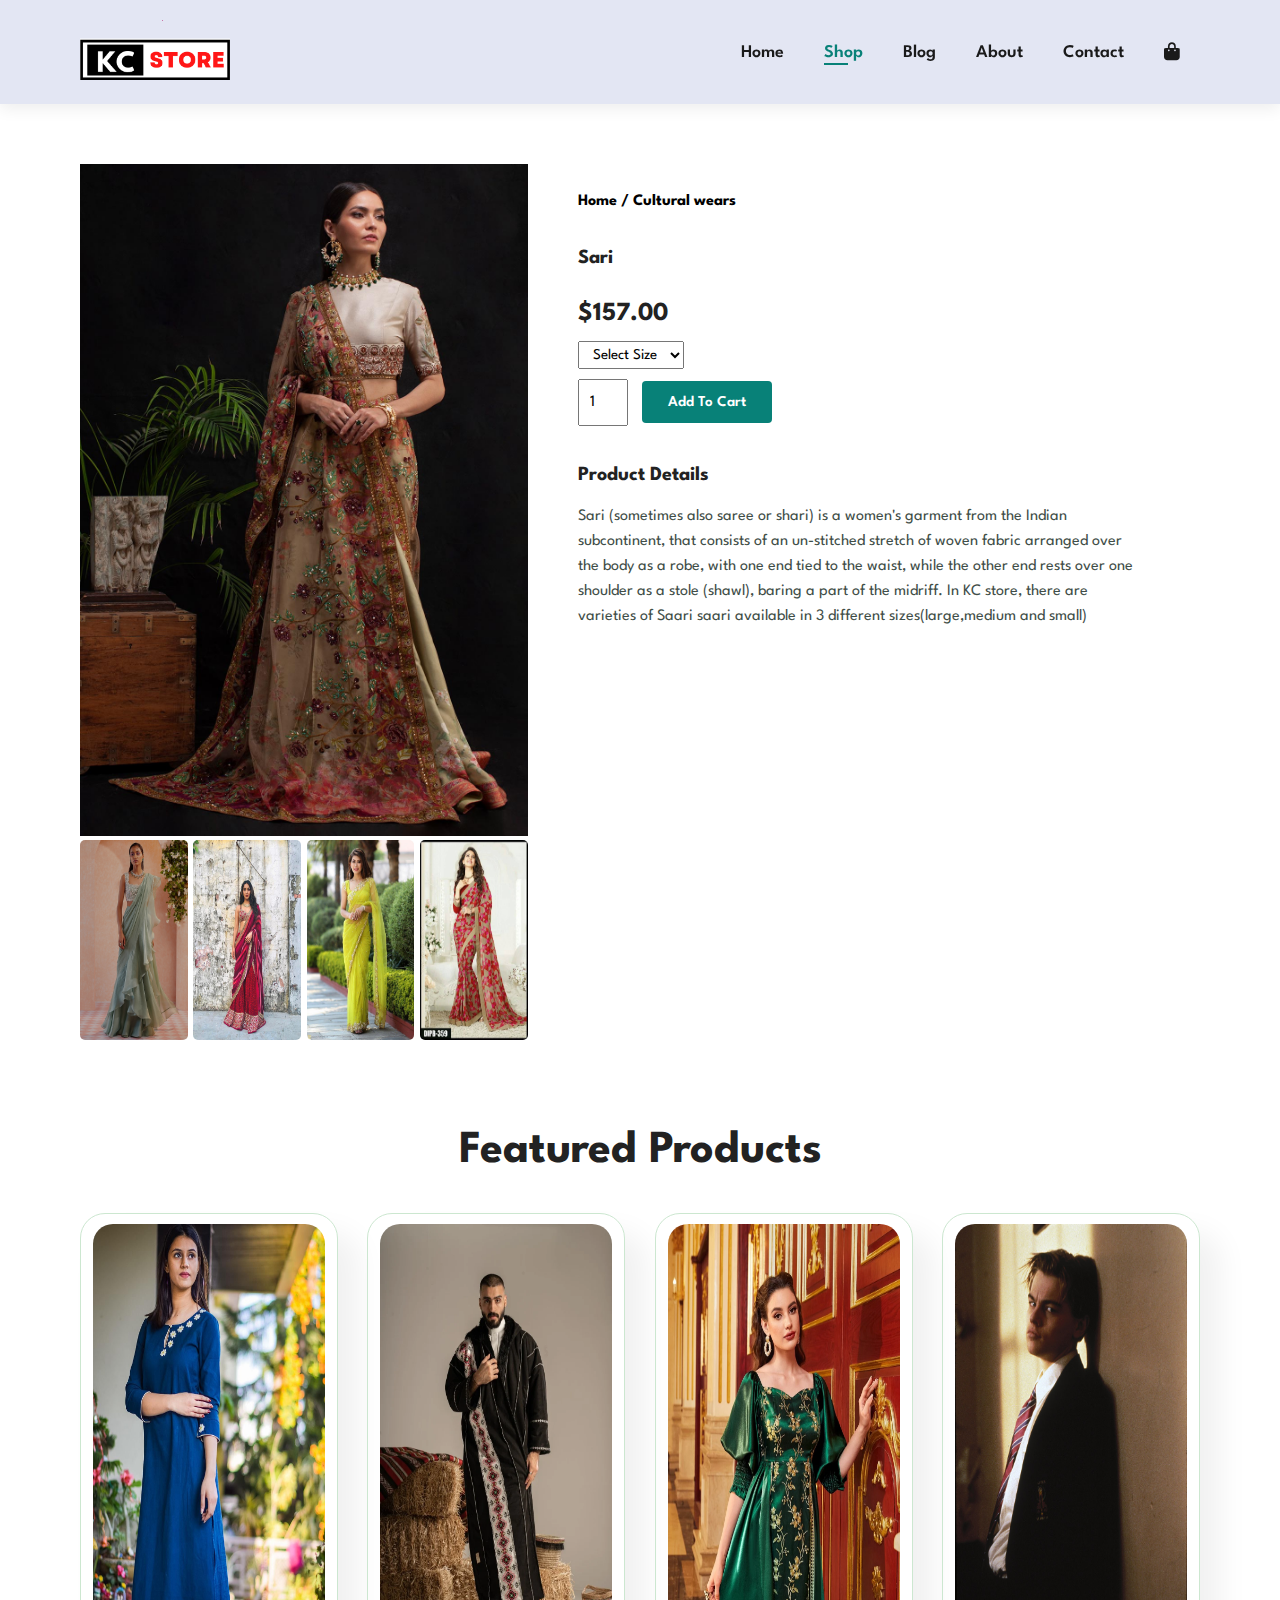
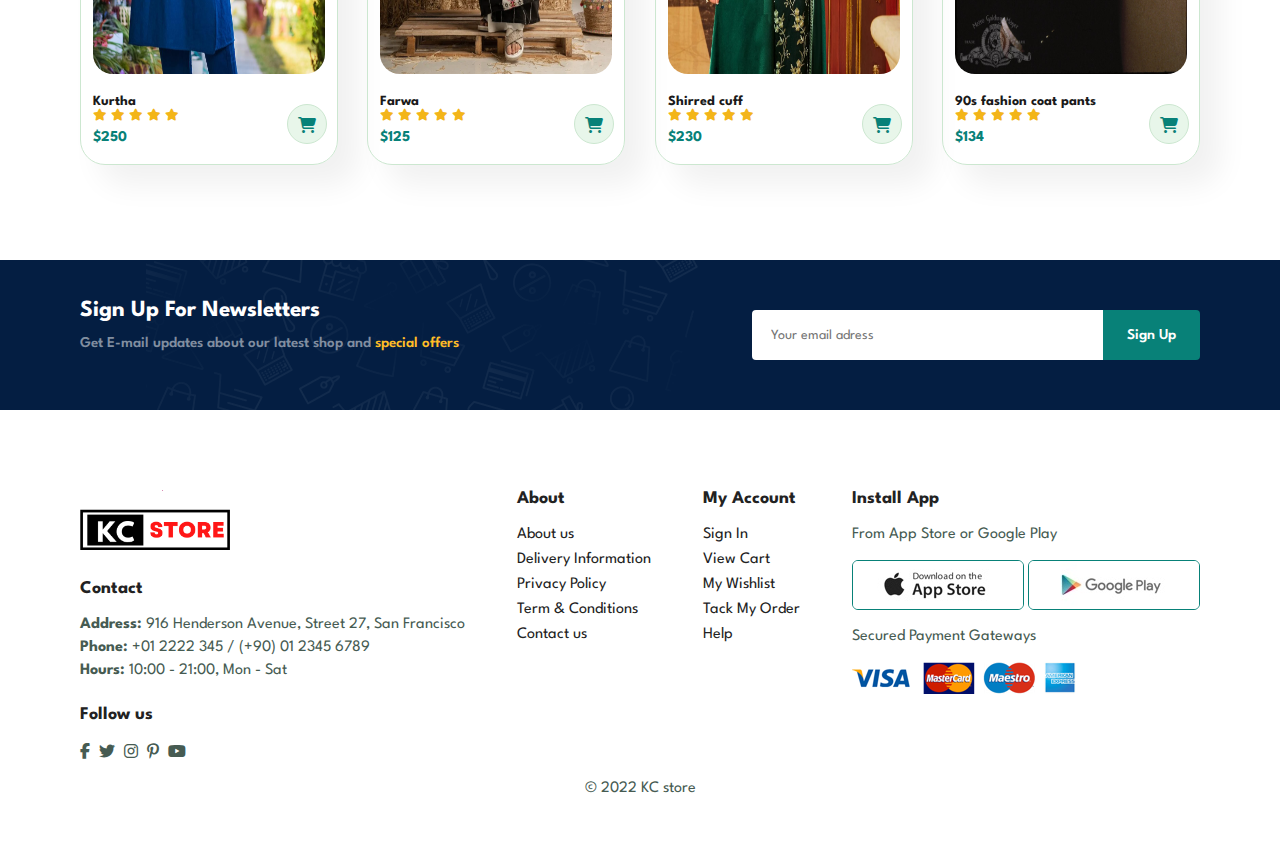
<file: s-product.html>
<!DOCTYPE html>
<html lang="en">

<head>
    <meta charset="UTF-8" />
    <meta http-equiv="X-UA-Compatible" content="IE=edge" />
    <meta name="viewport" content="width=device-width, initial-scale=1.0" />
    <title>Udaya KC Ecommerce website</title>
    <link rel="stylesheet" href="https://cdnjs.cloudflare.com/ajax/libs/font-awesome/6.2.0/css/all.min.css" />
    <link rel="stylesheet" href="style.css" />
</head>

<body>
    <section id="header">
        <a href="index.html"><img src="img/logo.png" alt="logo" class="logo" width="150" height="60"/></a>
        <div>
            <ul id="navbar">
                <li><a href="index.html">Home</a></li>
                <li><a href="shop.html" class="active">Shop</a></li>
                <li><a href="blog.html">Blog</a></li>
                <li><a href="about.html">About</a></li>
                <li><a href="contact.html">Contact</a></li>
                <li id="lg-bag">
                    <a href="cart.html"><i class="fa-solid fa-bag-shopping"></i></a>
                </li>
                <a href="#" id="close"><i class="fa-solid fa-xmark"></i></a>
            </ul>
        </div>
        <div id="mobile">
            <a href="cart.html"><i class="fa-solid fa-bag-shopping"></i></a>
            <i id="bar" class="fas fa-outdent"></i>
        </div>
    </section>

    <section id="pro-details" class="section-p1">
        <div class="single-pro-image">
            <img src="img/saari2.jpeg" width="100%" id="MainImage" alt="product" />

            <div class="small-img-group">
                <div class="small-img-col">
                    <img onclick="click1()" src="img/Saari.jpg" alt="product" width="100%" height="200" class="small-img focus" />
                </div>
                <div class="small-img-col">
                    <img onclick="click2()" src="img/saari3.jpeg" alt="product" width="100%" height="200" class="small-img" />
                </div>
                <div class="small-img-col">
                    <img onclick="click3()" src="img/saari4.jpg" alt="product" width="100%" height="200" class="small-img" />
                </div>
                <div class="small-img-col">
                    <img onclick="click4()" src="img/saari5.jpg" alt="product" width="100%" height="200" class="small-img" />
                </div>
            </div>
        </div>

        <div class="single-pro-details">
            <h6>Home / Cultural wears</h6>
            <h4>Sari</h4>
            <h2>$157.00</h2>
            <select>
          <option>Select Size</option>
          <option>Large</option>
          <option>Medium</option>
          <option>Small</option>
        </select>
            <input type="number" value="1" />
            <button class="normal">Add To Cart</button>
            <h4>Product Details</h4>
            <span>
                Sari (sometimes also saree or shari) is a women's garment from the Indian subcontinent, that consists of an un-stitched 
                stretch of woven fabric arranged over the body as a robe, with one end tied to  the waist, while the other end
                rests over one shoulder as a stole (shawl), baring a part of the midriff. In KC store, there are varieties of Saari
                saari available in 3 different sizes(large,medium and small)
        </span>
        </div>
    </section>

    <section id="product1" class="section-p1">
        <h2>Featured Products</h2>
        <div class="pro-container">
            <div class="pro">
                <img src="img/kurtha2.jpg" alt="product" width="200" height="450"/>
                <div class="des">
                    <h5> Kurtha</h5>
                    <div class="star">
                        <i class="fas fa-star"></i>
                        <i class="fas fa-star"></i>
                        <i class="fas fa-star"></i>
                        <i class="fas fa-star"></i>
                        <i class="fas fa-star"></i>
                    </div>
                    <h4>$250</h4>
                </div>
                <a href="#"><i class="fa-solid fa-cart-shopping cart"></i></a>
            </div>
            <div class="pro">
                <img src="img/farwa.webp" alt="product" width="200" height="450"/>
                <div class="des">                    
                    <h5>Farwa</h5>
                    <div class="star">
                        <i class="fas fa-star"></i>
                        <i class="fas fa-star"></i>
                        <i class="fas fa-star"></i>
                        <i class="fas fa-star"></i>
                        <i class="fas fa-star"></i>
                    </div>
                    <h4>$125</h4>
                </div>
                <a href="#"><i class="fa-solid fa-cart-shopping cart"></i></a>
            </div>
            <div class="pro">
                <img src="img/Shirred cuff.webp" alt="product" width="200" height="450" />
                <div class="des">
                    <h5>Shirred cuff</h5>
                    <div class="star">
                        <i class="fas fa-star"></i>
                        <i class="fas fa-star"></i>
                        <i class="fas fa-star"></i>
                        <i class="fas fa-star"></i>
                        <i class="fas fa-star"></i>
                    </div>
                    <h4>$230</h4>
                </div>
                <a href="#"><i class="fa-solid fa-cart-shopping cart"></i></a>
            </div>
            <div class="pro">
                <img src="img/leonardo.jpg" alt="product" width="200" height="450"/>
                <div class="des">
                    <h5>90s fashion coat pants</h5>
                    <div class="star">
                        <i class="fas fa-star"></i>
                        <i class="fas fa-star"></i>
                        <i class="fas fa-star"></i>
                        <i class="fas fa-star"></i>
                        <i class="fas fa-star"></i>
                    </div>
                    <h4>$134</h4>
                </div>
                <a href="#"><i class="fa-solid fa-cart-shopping cart"></i></a>
            </div>
        </div>
    </section>
    <section id="newsletter" class="section-p1 section-m1">
        <div class="newstext">
            <h4>Sign Up For Newsletters</h4>
            <p>
                Get E-mail updates about our latest shop and
                <span>special offers</span>
            </p>
        </div>
        <div class="form">
            <input type="text" placeholder="Your email adress" />
            <button class="normal">Sign Up</button>
        </div>
    </section>

    <footer class="section-p1">
        <div class="col">
            <img class="logo" src="img/logo.png" alt="logo" width="150" height="60"/>
            <h4>Contact</h4>
            <p>
                <strong>Address:</strong> 916 Henderson Avenue, Street 27, San Francisco
            </p>
            <p><strong>Phone:</strong> +01 2222 345 / (+90) 01 2345 6789</p>
            <p><strong>Hours:</strong> 10:00 - 21:00, Mon - Sat</p>
            <div class="follow">
                <h4>Follow us</h4>
                <div class="icon">
                    <i class="fab fa-facebook-f"></i>
                    <i class="fab fa-twitter"></i>
                    <i class="fab fa-instagram"></i>
                    <i class="fab fa-pinterest-p"></i>
                    <i class="fab fa-youtube"></i>
                </div>
            </div>
        </div>
        <div class="col">
            <h4>About</h4>
            <a href="#">About us</a>
            <a href="#">Delivery Information</a>
            <a href="#">Privacy Policy</a>
            <a href="#">Term & Conditions</a>
            <a href="#">Contact us</a>
        </div>
        <div class="col">
            <h4>My Account</h4>
            <a href="#">Sign In</a>
            <a href="#">View Cart</a>
            <a href="#">My Wishlist</a>
            <a href="#">Tack My Order</a>
            <a href="#">Help</a>
        </div>
        <div class="col install">
            <h4>Install App</h4>
            <p>From App Store or Google Play</p>
            <div class="row">
                <img src="img/pay/app.jpg" alt="app store" />
                <img src="img/pay/play.jpg" alt="google play" />
            </div>
            <p>Secured Payment Gateways</p>
            <img src="img/pay/pay.png" alt="pay" />
        </div>

        <div class="copyright">
            <p>© 2022 KC store</p>
        </div>
    </footer>

    <script></script>

    <script src="script.js"></script>
</body>

</html>
</file>
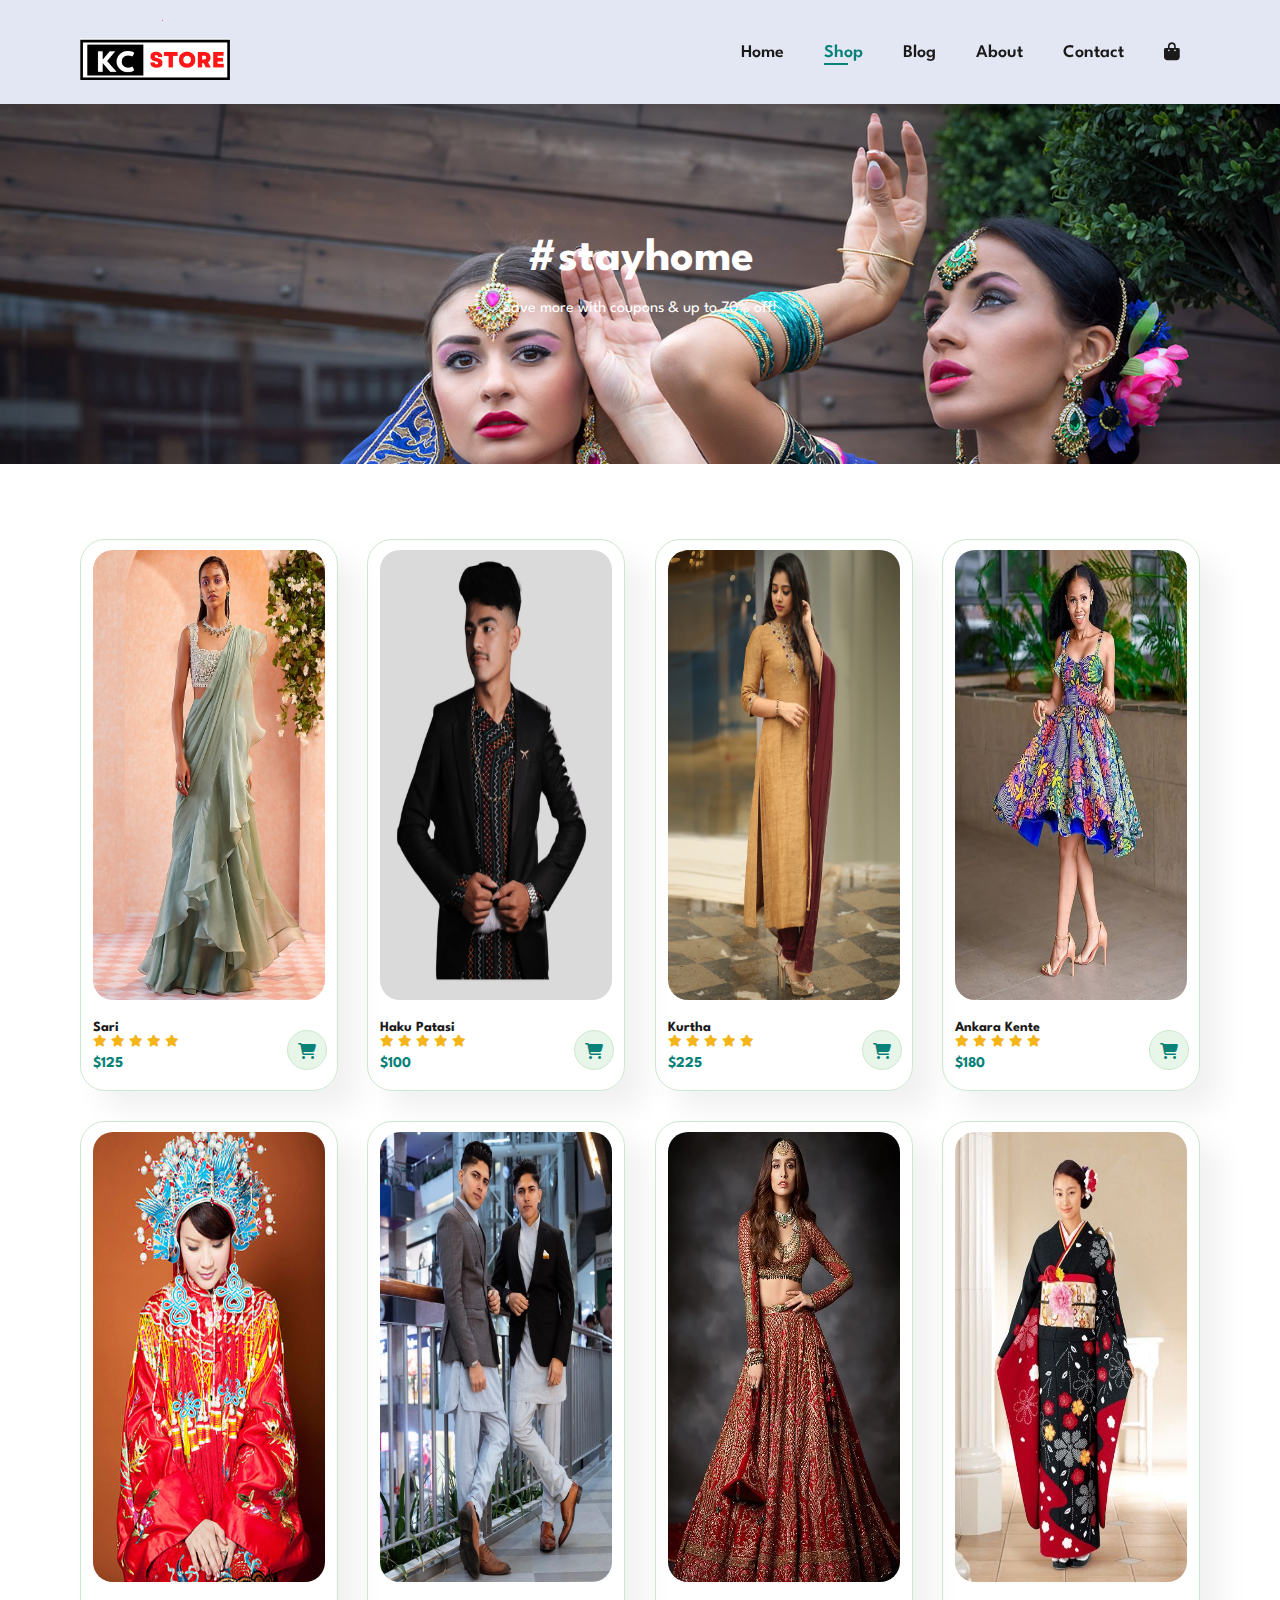
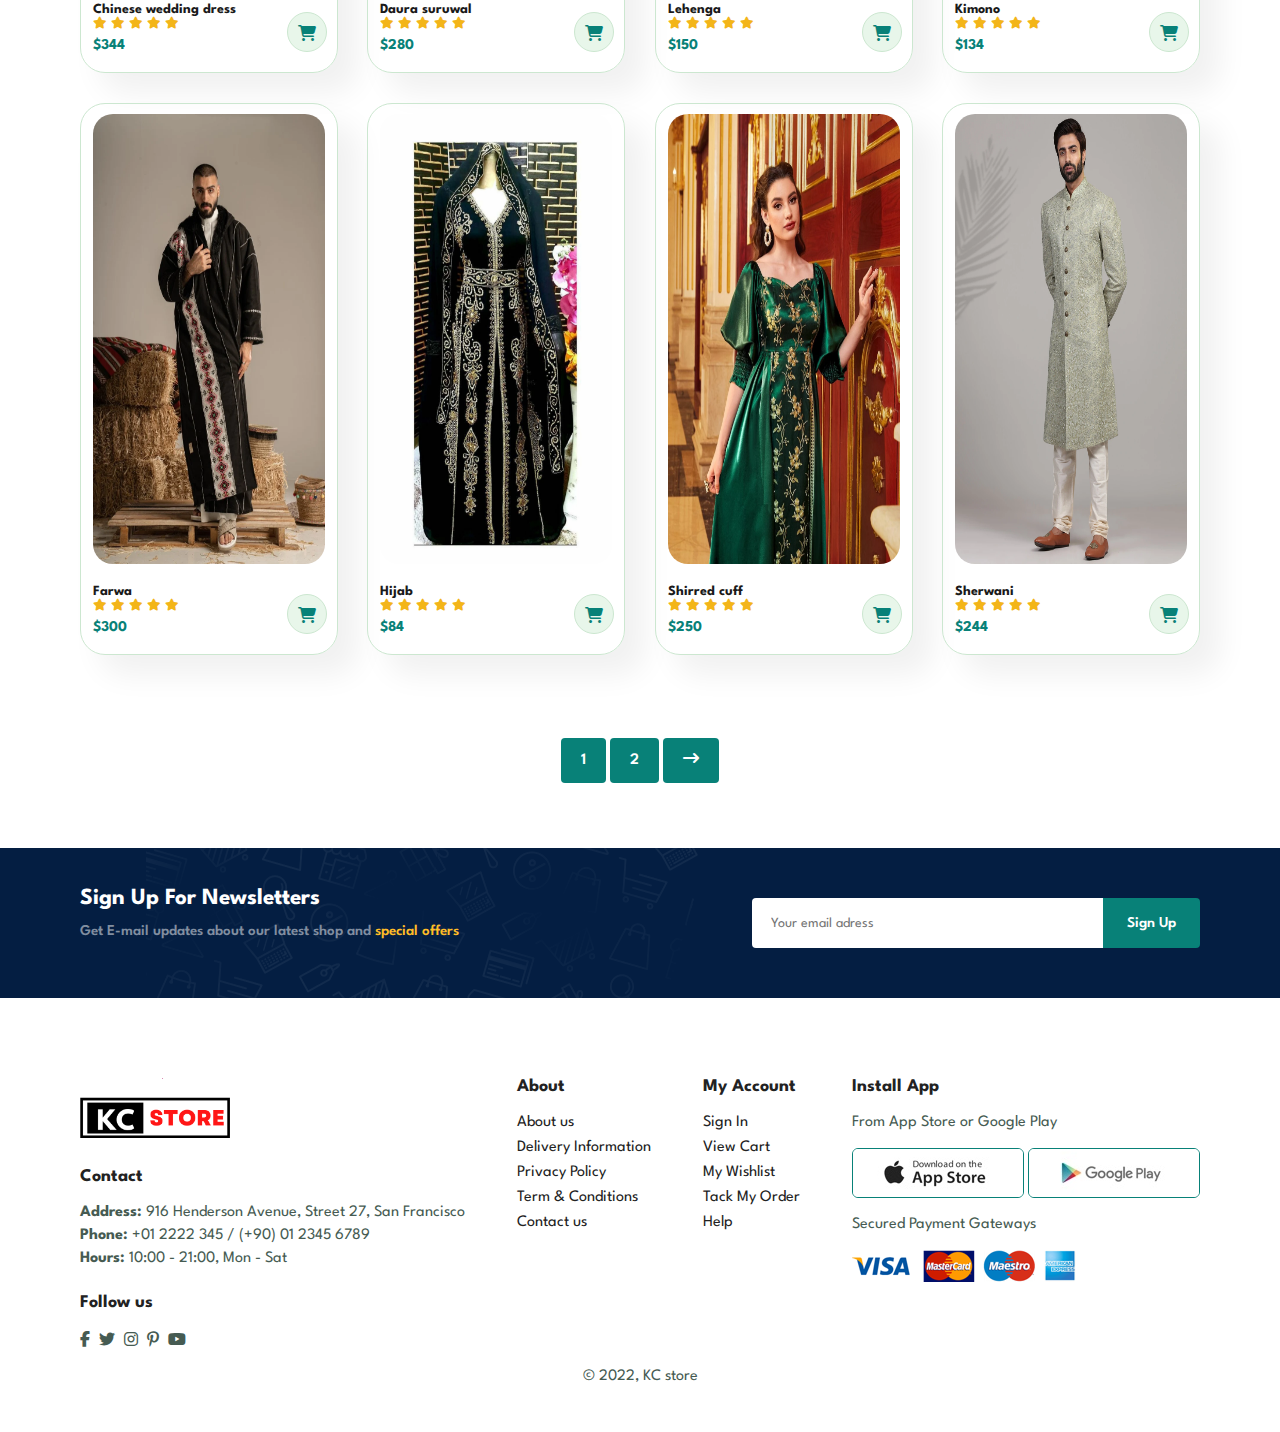
<file: shop.html>
<!DOCTYPE html>
<html lang="en">

<head>
    <meta charset="UTF-8" />
    <meta http-equiv="X-UA-Compatible" content="IE=edge" />
    <meta name="viewport" content="width=device-width, initial-scale=1.0" />
    <title>Udaya KC Ecommerce website</title>
    <link rel="stylesheet" href="https://cdnjs.cloudflare.com/ajax/libs/font-awesome/6.2.0/css/all.min.css" />
    <link rel="stylesheet" href="style.css" />
</head>

<body>
    <section id="header">
        <a href="index.html"><img src="img/logo.png" alt="logo" class="logo" width="150" height="60"/></a>
        <div>
            <ul id="navbar">
                <li><a href="index.html">Home</a></li>
                <li><a href="shop.html" class="active">Shop</a></li>
                <li><a href="blog.html">Blog</a></li>
                <li><a href="about.html">About</a></li>
                <li><a href="contact.html">Contact</a></li>
                <li id="lg-bag">
                    <a href="cart.html"><i class="fa-solid fa-bag-shopping"></i></a>
                </li>
                <a href="#" id="close"><i class="fa-solid fa-xmark"></i></a>
            </ul>
        </div>
        <div id="mobile">
            <a href="cart.html"><i class="fa-solid fa-bag-shopping"></i></a>
            <i id="bar" class="fas fa-outdent"></i>
        </div>
    </section>

    <section id="page-header">
        <h2>#stayhome</h2>
        <p>Save more with coupons & up to 70% off!</p>
    </section>

    <section id="product1" class="section-p1">
        <div class="pro-container">
            <div class="pro" onclick="window.location.href='s-product.html';">
                <img src="img/Saari.jpg" alt="product" width="200" height="450" />
                <div class="des">
                    <h5>Sari</h5>
                    <div class="star">
                        <i class="fas fa-star"></i>
                        <i class="fas fa-star"></i>
                        <i class="fas fa-star"></i>
                        <i class="fas fa-star"></i>
                        <i class="fas fa-star"></i>
                    </div>
                    <h4>$125</h4>
                </div>
                <a href="#"><i class="fa-solid fa-cart-shopping cart"></i></a>
            </div>
            <div class="pro" onclick="window.location.href='s-product.html';">
                <img src="img/Hakusi.webp" alt="product" width="200" height="450" />
                <div class="des">
                    <h5>Haku Patasi</h5>
                    <div class="star">
                        <i class="fas fa-star"></i>
                        <i class="fas fa-star"></i>
                        <i class="fas fa-star"></i>
                        <i class="fas fa-star"></i>
                        <i class="fas fa-star"></i>
                    </div>
                    <h4>$100</h4>
                </div>
                <a href="#"><i class="fa-solid fa-cart-shopping cart"></i></a>
            </div>
            <div class="pro" onclick="window.location.href='s-product.html';">
                <img src="img/kurtha.jpg" alt="product" width="200" height="450" />
                <div class="des">
                    <h5>Kurtha</h5>
                    <div class="star">
                        <i class="fas fa-star"></i>
                        <i class="fas fa-star"></i>
                        <i class="fas fa-star"></i>
                        <i class="fas fa-star"></i>
                        <i class="fas fa-star"></i>
                    </div>
                    <h4>$225</h4>
                </div>
                <a href="#"><i class="fa-solid fa-cart-shopping cart"></i></a>
            </div>
            <div class="pro" onclick="window.location.href='s-product.html';">
                <img src="img/Ankara kente.jfif" alt="product" width="200" height="450" />
                <div class="des">
         
                    <h5>Ankara Kente</h5>
                    <div class="star">
                        <i class="fas fa-star"></i>
                        <i class="fas fa-star"></i>
                        <i class="fas fa-star"></i>
                        <i class="fas fa-star"></i>
                        <i class="fas fa-star"></i>
                    </div>
                    <h4>$180</h4>
                </div>
                <a href="#"><i class="fa-solid fa-cart-shopping cart"></i></a>
            </div>
            <div class="pro" onclick="window.location.href='s-product.html';">
                <img src="img/TraditionalChineseWeddingDress.jpg" alt="product" width="200" height="450" />
                <div class="des">
                    <h5>Chinese wedding dress</h5>
                    <div class="star">
                        <i class="fas fa-star"></i>
                        <i class="fas fa-star"></i>
                        <i class="fas fa-star"></i>
                        <i class="fas fa-star"></i>
                        <i class="fas fa-star"></i>
                    </div>
                    <h4>$344</h4>
                </div>
                <a href="#"><i class="fa-solid fa-cart-shopping cart"></i></a>
            </div>
            <div class="pro" onclick="window.location.href='s-product.html';">
                <img src="img/Daura suruwal.jpg" alt="product" width="200" height="450"/>
                <div class="des">
                    <h5>Daura suruwal</h5>
                    <div class="star">
                        <i class="fas fa-star"></i>
                        <i class="fas fa-star"></i>
                        <i class="fas fa-star"></i>
                        <i class="fas fa-star"></i>
                        <i class="fas fa-star"></i>
                    </div>
                    <h4>$280</h4>
                </div>
                <a href="#"><i class="fa-solid fa-cart-shopping cart"></i></a>
            </div>
            <div class="pro" onclick="window.location.href='s-product.html';">
                <img src="img/Lehenga.webp" alt="product" width="200" height="450"/>
                <div class="des">
                    <h5>Lehenga</h5>
                    <div class="star">
                        <i class="fas fa-star"></i>
                        <i class="fas fa-star"></i>
                        <i class="fas fa-star"></i>
                        <i class="fas fa-star"></i>
                        <i class="fas fa-star"></i>
                    </div>
                    <h4>$150</h4>
                </div>
                <a href="#"><i class="fa-solid fa-cart-shopping cart"></i></a>
            </div>
            <div class="pro" onclick="window.location.href='s-product.html';">
                <img src="img/kimono-feature.jpg" alt="product" width="200" height="450" />
                <div class="des">
                    <h5>Kimono</h5>
                    <div class="star">
                        <i class="fas fa-star"></i>
                        <i class="fas fa-star"></i>
                        <i class="fas fa-star"></i>
                        <i class="fas fa-star"></i>
                        <i class="fas fa-star"></i>
                    </div>
                    <h4>$134</h4>
                </div>
                <a href="#"><i class="fa-solid fa-cart-shopping cart"></i></a>
            </div>
            <div class="pro" onclick="window.location.href='s-product.html';">
                <img src="img/farwa.webp" alt="product" width="200" height="450"/>
                <div class="des">
                    <h5>Farwa</h5>
                    <div class="star">
                        <i class="fas fa-star"></i>
                        <i class="fas fa-star"></i>
                        <i class="fas fa-star"></i>
                        <i class="fas fa-star"></i>
                        <i class="fas fa-star"></i>
                    </div>
                    <h4>$300</h4>
                </div>
                <a href="#"><i class="fa-solid fa-cart-shopping cart"></i></a>
            </div>
            <div class="pro" onclick="window.location.href='s-product.html';">
                <img src="img/hijab.webp" alt="product" width="200" height="450" />
                <div class="des">
                    <h5>Hijab</h5>
                    <div class="star">
                        <i class="fas fa-star"></i>
                        <i class="fas fa-star"></i>
                        <i class="fas fa-star"></i>
                        <i class="fas fa-star"></i>
                        <i class="fas fa-star"></i>
                    </div>
                    <h4>$84</h4>
                </div>
                <a href="#"><i class="fa-solid fa-cart-shopping cart"></i></a>
            </div>
            <div class="pro" onclick="window.location.href='s-product.html';">
                <img src="img/Shirred cuff.webp" alt="product" width="200" height="450"/>
                <div class="des">
                    <h5>Shirred cuff</h5>
                    <div class="star">
                        <i class="fas fa-star"></i>
                        <i class="fas fa-star"></i>
                        <i class="fas fa-star"></i>
                        <i class="fas fa-star"></i>
                        <i class="fas fa-star"></i>
                    </div>
                    <h4>$250</h4>
                </div>
                <a href="#"><i class="fa-solid fa-cart-shopping cart"></i></a>
            </div>
            <div class="pro" onclick="window.location.href='s-product.html';">
                <img src="img/sherwani.webp" alt="product" width="200" height="450" />
                <div class="des">
                    <h5>Sherwani</h5>
                    <div class="star">
                        <i class="fas fa-star"></i>
                        <i class="fas fa-star"></i>
                        <i class="fas fa-star"></i>
                        <i class="fas fa-star"></i>
                        <i class="fas fa-star"></i>
                    </div>
                    <h4>$244</h4>
                </div>
                <a href="#"><i class="fa-solid fa-cart-shopping cart"></i></a>
            </div>
        </div>
    </section>

    <section id="pagination" class="section-p1">
        <a href="#">1</a>
        <a href="#">2</a>
        <a href="#"><i class="fa-solid fa-arrow-right-long"></i></a>
    </section>

    <section id="newsletter" class="section-p1 section-m1">
        <div class="newstext">
            <h4>Sign Up For Newsletters</h4>
            <p>
                Get E-mail updates about our latest shop and
                <span>special offers</span>
            </p>
        </div>
        <div class="form">
            <input type="text" placeholder="Your email adress" />
            <button class="normal">Sign Up</button>
        </div>
    </section>

    <footer class="section-p1">
        <div class="col">
            <img class="logo" src="img/logo.png" alt="logo" width="150" height="60"/>
            <h4>Contact</h4>
            <p>
                <strong>Address:</strong> 916 Henderson Avenue, Street 27, San Francisco
            </p>
            <p><strong>Phone:</strong> +01 2222 345 / (+90) 01 2345 6789</p>
            <p><strong>Hours:</strong> 10:00 - 21:00, Mon - Sat</p>
            <div class="follow">
                <h4>Follow us</h4>
                <div class="icon">
                    <i class="fab fa-facebook-f"></i>
                    <i class="fab fa-twitter"></i>
                    <i class="fab fa-instagram"></i>
                    <i class="fab fa-pinterest-p"></i>
                    <i class="fab fa-youtube"></i>
                </div>
            </div>
        </div>
        <div class="col">
            <h4>About</h4>
            <a href="#">About us</a>
            <a href="#">Delivery Information</a>
            <a href="#">Privacy Policy</a>
            <a href="#">Term & Conditions</a>
            <a href="#">Contact us</a>
        </div>
        <div class="col">
            <h4>My Account</h4>
            <a href="#">Sign In</a>
            <a href="#">View Cart</a>
            <a href="#">My Wishlist</a>
            <a href="#">Tack My Order</a>
            <a href="#">Help</a>
        </div>
        <div class="col install">
            <h4>Install App</h4>
            <p>From App Store or Google Play</p>
            <div class="row">
                <img src="img/pay/app.jpg" alt="app store" />
                <img src="img/pay/play.jpg" alt="google play" />
            </div>
            <p>Secured Payment Gateways</p>
            <img src="img/pay/pay.png" alt="pay" />
        </div>

        <div class="copyright">
            <p>© 2022, KC store</p>
        </div>
    </footer>

    <script src="script.js"></script>
</body>

</html>
</file>
<file: style.css>
@import url('https://fonts.googleapis.com/css2?family=League+Spartan:wght@100;200;300;400;500;600;700;800;900&display=swap');

/*----------------------- General Settings -----------------------*/

* {
    margin: 0;
    padding: 0;
    box-sizing: border-box;
    font-family: 'League Spartan', sans-serif;
}

h1 {
    font-size: 50px;
    line-height: 64px;
    color: #222;
}

h2 {
    font-size: 46px;
    line-height: 54px;
    color: #222;
}

h4 {
    font-size: 20px;
    color: #222;
}

h6 {
    font-size: 12px;
    font-weight: 700;
}

p {
    font-size: 16px;
    color: #465b52;
    margin: 15px 0 20px 0;
}

button.normal {
    font-size: 15px;
    font-weight: 600;
    padding: 12px 24px;
    color: #000;
    background-color: #fff;
    border-radius: 4px;
    cursor: pointer;
    border: none;
    outline: none;
    transition: all .24s;
}

button.white {
    font-size: 14px;
    font-weight: 600;
    padding: 9px 18px;
    color: #fff;
    background-color: transparent;
    cursor: pointer;
    border: 1px solid #fff;
    outline: none;
    transition: all .24s;
    border-radius: 2px;
}

.section-p1 {
    padding: 40px 80px;
}

.section-m1 {
    margin: 40px 0;
}

body {
    width: 100%;
}


/*----------------------- Header Start -----------------------*/

#header {
    display: flex;
    align-items: center;
    justify-content: space-between;
    padding: 20px 80px;
    background-color: #e3e6f3;
    box-shadow: 0 5px 15px rgba(0, 0, 0, 0.07);
    z-index: 999;
    position: sticky;
    top: 0;
    left: 0;
}

#navbar {
    display: flex;
    flex-direction: row;
    align-items: center;
    justify-content: center;
}

#navbar li {
    list-style: none;
    padding: 0 20px;
    position: relative;
}

#navbar li a {
    text-decoration: none;
    font-size: 18px;
    font-weight: 600;
    color: #1a1a1a;
    transition: all 0.3s ease;
}

#navbar li a:hover,
#navbar li a.active {
    color: #088178;
}

#navbar li a.active::after,
#navbar li a:hover::after {
    content: "";
    width: 30%;
    height: 2px;
    background: #088178;
    position: absolute;
    bottom: -4px;
    left: 20px;
}

#mobile {
    display: none;
    align-items: center;
}

#close {
    display: none;
}


/*----------------------- Home Page -----------------------*/

#hero {
    background-image: url("img/Shrinkhala\ Khatiwada\ 2.jpg");
    height: 90vh;
    width: 100%;
    background-size: cover;
    background-position: top 25% left 0;
    padding: 0 80px;
    display: flex;
    flex-direction: column;
    align-items: flex-start;
    justify-content: center;
}

#hero h4 {
    padding-bottom: 15px;
}

#hero h1 {
    color: #088178;
}

#hero button {
    background-image: url("img/button.png");
    background-color: transparent;
    color: #088178;
    border: 0;
    padding: 14px 80px 14px 65px;
    background-repeat: no-repeat;
    cursor: pointer;
    font-weight: 700;
    font-size: 18px;
}

#feature {
    display: flex;
    align-items: center;
    justify-content: space-between;
    flex-wrap: wrap;
}

#feature .fe-box {
    width: 180px;
    text-align: center;
    padding: 25px 15px;
    box-shadow: 20px 20px 34px rgba(0, 0, 0, 0.03);
    border: 1px solid #cce7d0;
    margin: 15px 0;
    transition: all .3s ease;
}

#feature .fe-box:hover {
    box-shadow: 10px 10px 54px rgba(70, 62, 221, 0.25)
}

#feature .fe-box img {
    width: 100%;
    margin-bottom: 10px;
}

#feature .fe-box h6 {
    display: inline-block;
    padding: 9px 8px 6px 8px;
    line-height: 1;
    border-radius: 5px;
    color: #088178;
    background-color: #fddde4;
}

#feature .fe-box:nth-child(2) h6 {
    background-color: #cdebbc;
}

#feature .fe-box:nth-child(3) h6 {
    background-color: #d1e8f2;
}

#feature .fe-box:nth-child(4) h6 {
    background-color: #cdd4f8;
}

#feature .fe-box:nth-child(5) h6 {
    background-color: #f6dbf6;
}

#feature .fe-box:nth-child(6) h6 {
    background-color: #fff2e5;
}

#product1 {
    text-align: center;
}

#product1 .pro-container {
    display: flex;
    justify-content: space-between;
    padding-top: 20px;
    flex-wrap: wrap;
}

#product1 .pro {
    width: 23%;
    min-width: 250px;
    padding: 10px 12px;
    border: 1px solid #cce7d0;
    border-radius: 25px;
    cursor: pointer;
    box-shadow: 20px 20px 30px rgba(0, 0, 0, 0.06);
    margin: 15px 0;
    transition: all .25s ease;
    position: relative;
}

#product1 .pro:hover {
    box-shadow: 20px 20px 30px rgba(0, 0, 0, 0.1);
}

#product1 .pro img {
    width: 100%;
    border-radius: 20px;
}

#product1 .pro .des {
    text-align: start;
    padding: 10px 0;
}

#product1 .pro .des span {
    color: #606063;
    font-size: 12px;
}

#product1 .pro .des h5 {
    padding-top: 7px;
    color: #1a1a1a;
    font-size: 14px;
}

#product1 .pro .des i {
    font-size: 12px;
    color: rgb(243, 181, 25);
}

#product1 .pro .des h4 {
    padding-top: 7px;
    font-size: 15px;
    font-weight: 700;
    color: #088178;
}

#product1 .pro .cart {
    width: 40px;
    height: 40px;
    line-height: 40px;
    border-radius: 50px;
    background-color: #e8f6ea;
    color: #088178;
    border: 1px solid #cce7d0;
    position: absolute;
    bottom: 20px;
    right: 10px;
}

#banner {
    display: flex;
    flex-direction: column;
    justify-content: center;
    align-items: center;
    text-align: center;
    background-image: url("img/banner/b2.jpg");
    width: 100%;
    height: 40vh;
    background-size: cover;
    background-position: center;
}

#banner h4 {
    color: #fff;
    font-size: 16px;
}

#banner h2 {
    color: #fff;
    font-size: 30px;
    padding: 10px 0;
}

#banner h2 span {
    color: #ef3636;
}

#banner button:hover {
    background: #088178;
    color: #fff;
}

#sm-banner {
    display: flex;
    justify-content: space-between;
    flex-wrap: wrap;
}

#sm-banner .banner-box {
    display: flex;
    flex-direction: column;
    justify-content: center;
    align-items: flex-start;
    background-image: url("img/banner/b17.jpg");
    min-width: 580px;
    height: 50vh;
    background-size: cover;
    background-position: center;
    padding: 30px;
}

#sm-banner .banner-box2 {
    background-image: url("img/arabwomen.jpg");
    opacity: 90%;
}

#sm-banner .banner-box h4 {
    color: rgb(247, 238, 238);
    font-size: 25px;
    font-weight: 500;
}

#sm-banner .banner-box h2 {
    color: rgb(245, 242, 242);
    font-size: 30px;
    font-weight: 800;
}

#sm-banner .banner-box span {
    color: rgb(128, 11, 11);
    font-size: 16px;
    font-weight: 500;
    padding-bottom: 15px;
}

#sm-banner .banner-box:hover button {
    background-color: #088178;
    border: 1px solid #088178;
}

#banner3 {
    display: flex;
    justify-content: space-between;
    flex-wrap: wrap;
    padding: 0 80px;
}

#banner3 .banner-box {
    display: flex;
    flex-direction: column;
    justify-content: center;
    align-items: flex-start;
    background-image: url("img/banner/b7.jpg");
    min-width: 30%;
    height: 30vh;
    background-size: cover;
    background-position: center;
    padding: 20px;
    margin-bottom: 30px;
}

#banner3 .banner-box2 {
    background-image: url("img/lehenga2.webp");
}

#banner3 .banner-box3 {
    background-image: url("img/leonardo.jpg");
}

#banner3 .banner-box h2 {
    color: #fff;
    font-weight: 900;
    font-size: 23px;
}

#banner3 .banner-box h3 {
    color: #ec544e;
    font-weight: 800;
    font-size: 16px;
}

#newsletter {
    display: flex;
    justify-content: space-between;
    flex-wrap: wrap;
    align-items: center;
    background-image: url("img/banner/b14.png");
    background-repeat: no-repeat;
    background-position: 20% 30%;
    background-color: #041e42;
}

#newsletter h4 {
    font-size: 23px;
    font-weight: 700;
    color: #fff;
}

#newsletter p {
    font-size: 15px;
    font-weight: 600;
    color: #818ea0;
}

#newsletter p span {
    color: #ffbd27;
}

#newsletter .form {
    display: flex;
    width: 40%;
}

#newsletter input {
    height: 3.125rem;
    padding: 0 1.25em;
    font-size: 14px;
    width: 100%;
    border: 1px solid transparent;
    border-radius: 4px;
    outline: none;
    border-top-right-radius: 0;
    border-bottom-right-radius: 0;
}

#newsletter button {
    background-color: #088178;
    color: #fff;
    white-space: nowrap;
    border-top-left-radius: 0;
    border-bottom-left-radius: 0;
}


/*----------------------- Footer Section -----------------------*/

footer {
    display: flex;
    flex-wrap: wrap;
    justify-content: space-between;
}

footer .col {
    display: flex;
    flex-direction: column;
    align-items: flex-start;
    margin-bottom: 20px;
}

footer .logo {
    margin-bottom: 30px;
}

footer h4 {
    font-size: 18px;
    padding-bottom: 20px;
}

footer p {
    font-size: 16px;
    margin: 0 0 8px 0;
}

footer a {
    font-size: 16px;
    text-decoration: none;
    color: #222;
    margin-bottom: 10px;
    transition: all .3s ease;
}

footer .follow {
    margin-top: 20px;
}

footer .follow i {
    color: #465b52;
    padding-right: 5px;
    cursor: pointer;
    transition: all .3s ease;
}

footer .follow i:hover,
footer a:hover {
    color: #088178;
}

footer .install .row img {
    border: 1px solid #088178;
    border-radius: 6px;
    cursor: pointer;
    transition: all .2s ease;
}

footer .install .row img:hover {
    transform: scale(0.98);
    border: 1px solid #099188;
}

footer .install img {
    margin: 10px 0 15px 0;
}

footer .copyright {
    width: 100%;
    text-align: center;
}


/*----------------------- Shop Page ----------------------- */

#page-header {
    background-image: url("img/asian.jpg");
    width: 100%;
    height: 40vh;
    padding: 1px;
    background-size: cover;
    display: flex;
    flex-direction: column;
    text-align: center;
    justify-content: center;
}

#page-header h2,
#page-header p {
    color: #fff;
}

#pagination {
    text-align: center;
}

#pagination a {
    text-decoration: none;
    background-color: #088178;
    padding: 15px 20px;
    border-radius: 4px;
    color: #fff;
    font-weight: 600;
}

#pagination a i {
    font-size: 16px;
    font-weight: 600;
}


/*--------------------- Single Product ---------------------*/

#pro-details {
    display: flex;
    margin-top: 20px;
}

#pro-details .single-pro-image {
    width: 40%;
    margin-right: 50px;
}

.small-img-group {
    display: flex;
    justify-content: space-between;
}

.small-img-col {
    flex-basis: 24%;
    border-radius: 5px;
    cursor: pointer;
    transition: all .3s ease;
}

.small-img {
    border-radius: 5px;
}

.small-img-col:hover {
    transform: scale(1.04);
}

.small-img.focus {
    filter: brightness(.73);
    transition: all .4s ease;
}

#pro-details .single-pro-details {
    width: 50%;
    padding-top: 30px;
}

#pro-details .single-pro-details h6 {
    font-size: 16px;
}

#pro-details .single-pro-details h4 {
    padding: 40px 0 20px 0;
}

#pro-details .single-pro-details h2 {
    font-size: 26px;
}

#pro-details .single-pro-details select {
    display: block;
    padding: 5px 10px;
    margin-bottom: 10px;
    font-size: 15px;
}

#pro-details .single-pro-details input {
    width: 50px;
    height: 47px;
    padding-left: 10px;
    font-size: 16px;
    margin-right: 10px;
}

#pro-details .single-pro-details input:focus {
    outline: none;
}

#pro-details .single-pro-details button {
    background-color: #088178;
    color: #fff;
    border: 2px solid transparent;
}

#pro-details .single-pro-details button:hover {
    background-color: #fff;
    color: #088178;
    border-color: #088178;
}

#pro-details .single-pro-details span {
    line-height: 25px;
    color: #3f4e48;
    text-align: justify;
}


/*--------------------- Blog Page ---------------------*/

#page-header.blog-header {
    background-image: url("img/banner/b19.jpg");
}

#blog {
    padding: 150px 150px 0 100px;
}

#blog .blog-box {
    display: flex;
    align-items: center;
    width: 100%;
    position: relative;
    padding-bottom: 100px;
}

#blog .blog-img {
    width: 50%;
    margin-right: 40px;
}

#blog img {
    width: 100%;
    height: 300px;
    object-fit: cover;
}

#blog .blog-details {
    width: 50%;
}

#blog .blog-details h4 {
    font-size: 24px;
}

#blog .blog-details p {
    line-height: 1.4rem;
}

#blog .blog-details a {
    text-decoration: none;
    font-size: 13px;
    color: #000;
    font-weight: 600;
    position: relative;
    transition: .3s;
}

#blog .blog-details a::after {
    content: "";
    width: 60px;
    height: 1px;
    background-color: #000;
    position: absolute;
    top: 4px;
    right: -70px;
}

#blog .blog-details a:hover {
    color: #088178;
}

#blog .blog-details a:hover::after {
    background-color: #088178;
}

#blog .blog-box h1 {
    position: absolute;
    top: -40px;
    left: 0;
    font-size: 80px;
    font-weight: 700;
    color: #c9cbce;
    z-index: -9;
}


/*--------------------- About Page ---------------------*/

#page-header.about-header {
    background-image: url("img/about/banner.png");
}

#about-head {
    display: flex;
    align-items: center;
}

#about-head img {
    width: 50%;
    height: auto;
}

#about-head div {
    padding-left: 40px;
}

#about-app {
    text-align: center;
}

#about-app .video {
    width: 70%;
    height: 100%;
    margin: 30px auto 0 auto;
}

#about-app .video video {
    width: 100%;
    height: 100%;
    border-radius: 20px;
}


/*--------------------- Contact Page ---------------------*/

#page-header.contact-header {
    background-image: url("img/contact-page.jpg");
    background-size: contain;
    background-position: center;
    background-repeat: no-repeat;
    object-fit: cover;
    justify-content: flex-end;
    position: relative;
}

#filter {
    position: absolute;
    background-color: #000;
    width: 100%;
    height: 55vh;
    opacity: 0.4;
    left: 0;
    top: 0;
}

#page-header h2,
#page-header p {
    z-index: 9;
}

#contact-details {
    display: flex;
    align-items: center;
    justify-content: space-between;
}

#contact-details .details {
    width: 40%;
}

#contact-details .details span,
#form-details form span {
    font-size: 18px;
}

#contact-details .details h2,
#form-details form h2 {
    font-size: 30px;
    line-height: 35px;
    padding: 20px 0;
}

#contact-details .details h3 {
    font-size: 20px;
    padding-bottom: 15px;
}

#contact-details .details li {
    list-style: none;
    display: flex;
    padding: 10px 0;
}

#contact-details .details li i {
    font-size: 14px;
    padding-right: 22px;
}

#contact-details .details li p {
    margin: 0;
    font-size: 16px;
}

#contact-details .map {
    width: 55%;
    height: 400px;
}

#contact-details .map iframe {
    width: 100%;
    height: 100%;
}

#form-details {
    display: flex;
    justify-content: space-between;
    margin: 30px;
    padding: 80px;
    border: 1px solid #e1e1e1;
}

#form-details form {
    width: 65%;
    display: flex;
    flex-direction: column;
    align-items: flex-start;
}

#form-details form input,
#form-details form textarea {
    width: 100%;
    padding: 12px 15px;
    outline: none;
    margin-bottom: 20px;
    border: 1px solid #e1e1e1;
}

#form-details form button {
    background-color: #088178;
    color: #fff;
    border: 1px solid transparent;
    transition: .3s;
}

#form-details form button:hover {
    background-color: #fff;
    color: #088178;
    border-color: #088178;
}

#form-details .people div {
    padding-bottom: 25px;
    display: flex;
    align-items: flex-start;
}

#form-details .people div:first-of-type {
    padding-top: 50px;
}

#form-details .people div img {
    width: 65px;
    height: 65px;
    object-fit: cover;
    margin-right: 15px;
}

#form-details .people div p {
    margin: 0;
    font-size: 16px;
    line-height: 25px;
}

#form-details .people div p span {
    display: block;
    font-size: 19px;
    font-weight: 600;
    color: #000;
}

.people span.managers {
    font-size: 20px;
}


/*--------------------- Cart Page ---------------------*/

#cart {
    overflow-x: auto;
}

#page-header.cart-header {
    background-image: url("img/payment-page.jpg");
    background-size: cover;
    background-position: center;
}

#cart table {
    width: 100%;
    border-collapse: collapse;
    table-layout: fixed;
    white-space: nowrap;
}

#cart table img {
    width: 70px;
}

#cart table td:nth-child(1) {
    width: 100px;
    text-align: center;
}

#cart table td:nth-child(2) {
    width: 150px;
    text-align: center;
}

#cart table td:nth-child(3) {
    width: 250px;
    text-align: center;
}

#cart table td:nth-child(4),
#cart table td:nth-child(5),
#cart table td:nth-child(6) {
    width: 150px;
    text-align: center;
}

#cart table td:nth-child(5) input {
    width: 70px;
    padding: 10px 5px 10px 15px;
}

#cart table td:nth-child(5) input:hover {
    cursor: pointer;
}

#cart table thead {
    border: 1px solid #e2e9e1;
    border-left: none;
    border-right: none;
}

#cart table thead td {
    font-weight: 700;
    text-transform: uppercase;
    font-size: 15px;
    padding: 15px 0;
}

#cart table tbody tr td {
    padding-top: 15px;
}

#cart table tbody td {
    font-size: 15px;
}

#cart-add {
    display: flex;
    flex-wrap: wrap;
    justify-content: space-between;
}

#coupon {
    width: 50%;
    margin-bottom: 30px;
}

#coupon h3,
#subtotal h3 {
    padding-bottom: 15px;
}

#coupon input {
    padding: 10px 20px;
    outline: none;
    width: 60%;
    margin-right: 10px;
    border: 1px solid #e2e9e1;
}

#coupon button,
#subtotal button {
    background-color: #088178;
    color: #fff;
    border: 2px solid transparent;
    transition: .3s;
    padding: 8.5px 18px;
}

#coupon button:hover,
#subtotal button:hover {
    background-color: #fff;
    color: #088178;
    border-color: #088178;
}

#subtotal {
    width: 50%;
    margin-bottom: 30px;
    border: 1px solid #e2e9e1;
    padding: 30px;
}

#subtotal table {
    border-collapse: collapse;
    width: 100%;
    margin-bottom: 20px;
}

#subtotal table td {
    width: 50%;
    border: 1px solid #e2e9e1;
    padding: 10px;
    font-size: 15px;
}


/*--------------------- Media Query (max-width:799px) ---------------------*/

@media (max-width:799px) {
    .section-p1 {
        padding: 40px 40px;
    }
    #navbar {
        display: flex;
        flex-direction: column;
        align-items: flex-start;
        justify-content: flex-start;
        position: fixed;
        top: 0;
        right: -300px;
        height: 100vh;
        width: 300px;
        background-color: #e3e6f3;
        box-shadow: 0 40px 60px rgba(0, 0, 0, 0.3);
        padding: 80px 0 0 10px;
        transition: .3s;
    }
    #navbar.active {
        right: 0px;
    }
    #navbar li {
        margin-bottom: 25px;
    }
    #mobile {
        display: flex;
        align-items: center;
    }
    #mobile i {
        color: #1a1a1a;
        font-size: 24px;
        padding-left: 20px;
    }
    #close {
        display: initial;
        position: absolute;
        top: 30px;
        left: 30px;
        color: #222;
        font-size: 24px;
    }
    #lg-bag {
        display: none;
    }
    #hero {
        height: 70vh;
        padding: 0 80px;
        background-position: top 30% right 30%;
    }
    #feature {
        justify-content: center;
    }
    #feature .fe-box {
        margin: 15px 15px;
    }
    #product1 .pro-container {
        justify-content: center;
    }
    #product1 .pro {
        margin: 15px;
    }
    #banner {
        height: 20vh;
    }
    #sm-banner .banner-box {
        min-width: 100%;
        height: 30vh;
    }
    #banner3 {
        padding: 0 40px;
    }
    #banner3 .banner-box {
        width: 28%;
    }
    #newsletter .form {
        width: 70%;
    }
    /* Contact-Page */
    #form-details {
        padding: 40px;
    }
    #form-details form {
        width: 50%;
    }
    #filter {
        height: 50vh;
    }
}


/*--------------------- Media Query (max-width:477px) ---------------------*/

@media (max-width:477px) {
    .section-p1 {
        padding: 20px;
    }
    #header {
        padding: 10px 30px;
    }
    h2 {
        font-size: 38px;
    }
    h1 {
        font-size: 46px;
    }
    h4 {
        font-size: 28px;
        font-weight: 500;
    }
    #hero {
        padding: 0 20px;
        background-position: 55%;
    }
    #feature {
        justify-content: space-between;
    }
    #feature .fe-box {
        width: 155px;
        margin: 0 0 15px 0;
    }
    #product1 .pro {
        width: 100%;
    }
    #banner {
        height: 40vh;
    }
    #sm-banner .banner-box {
        height: 40vh;
    }
    #sm-banner .banner-box2 {
        margin-top: 20px;
    }
    #banner3 {
        padding: 0 20px;
    }
    #banner3 .banner-box {
        width: 100%;
    }
    #banner3 .banner-box h2 {
        line-height: 2rem;
        font-weight: 800;
    }
    #newsletter {
        padding: 40px 20px;
    }
    #newsletter .form {
        width: 100%;
    }
    #newsletter p {
        font-size: 18px;
        font-weight: 600;
        color: #818ea0;
    }
    footer .copyright {
        text-align: start;
    }
    /* Single Product-Page */
    #pro-details {
        display: flex;
        flex-direction: column;
    }
    #pro-details .single-pro-image {
        width: 100%;
    }
    #pro-details .single-pro-details {
        width: 100%;
        padding-top: 30px;
    }
    #pro-details .single-pro-details select {
        padding: 10px 10px;
        margin-bottom: 10px;
        font-size: 14px;
    }
    #pro-details .single-pro-details input {
        width: 50px;
        height: 40px;
    }
    /* Blog - Page */
    #blog {
        padding: 100px 20px 0 20px;
    }
    #blog .blog-box {
        display: flex;
        flex-direction: column;
        align-items: flex-start;
    }
    #blog .blog-img {
        width: 100%;
    }
    #blog .blog-details {
        width: 100%;
    }
    #blog .blog-details h4 {
        margin-top: 20px;
        font-size: 25px;
        text-align: left;
    }
    #blog .blog-details p {
        line-height: 1.25rem;
        font-size: 18px;
        text-align: justify;
    }
    /* About-Page */
    #about-head {
        flex-direction: column;
    }
    #about-head img {
        width: 100%;
        margin-bottom: 20px;
    }
    #about-head div {
        padding-left: 0px;
    }
    #about-head div p {
        font-size: 18px;
        text-align: justify;
    }
    #about-app h1 {
        line-height: 50px;
    }
    #about-app .video {
        width: 100%;
    }
    /* Contact-Page */
    #filter {
        height: 47vh;
    }
    #contact-details {
        flex-direction: column;
    }
    #contact-details .details {
        width: 100%;
        margin-bottom: 30px;
    }
    #contact-details .details h2,
    #form-details form h2 {
        font-size: 30px;
        line-height: 35px;
        padding: 20px 0;
    }
    #contact-details .details h2,
    #form-details form h2 {
        font-size: 26px;
        line-height: 30px;
        padding: 20px 0;
    }
    #contact-details .details h3 {
        font-size: 20px;
        padding-bottom: 0px;
        color: #4c4c4c;
    }
    #contact-details .details li i {
        font-size: 14px;
        padding-right: 9px;
    }
    #contact-details .map {
        width: 100%;
        height: 380px;
    }
    #form-details {
        margin: 10px;
        padding: 30px 10px 10px 10px;
        flex-wrap: wrap;
    }
    #form-details form {
        width: 100%;
        margin-bottom: 30px;
    }
    #form-details form input,
    #form-details form textarea {
        padding: 16px 12px;
        font-size: 16px;
    }
    #form-details form button {
        padding: 12px 16px;
        display: flex;
        justify-content: flex-end;
    }
    #form-details .people {
        margin-top: 20px;
    }
    #form-details .people div:first-of-type {
        padding-top: 30px;
    }
    /* Kart-Page */
    #cart-add {
        flex-direction: column;
    }
    #coupon {
        width: 100%;
        text-align: center;
    }
    #subtotal {
        width: 100%;
        padding: 20px;
    }
}
</file>
